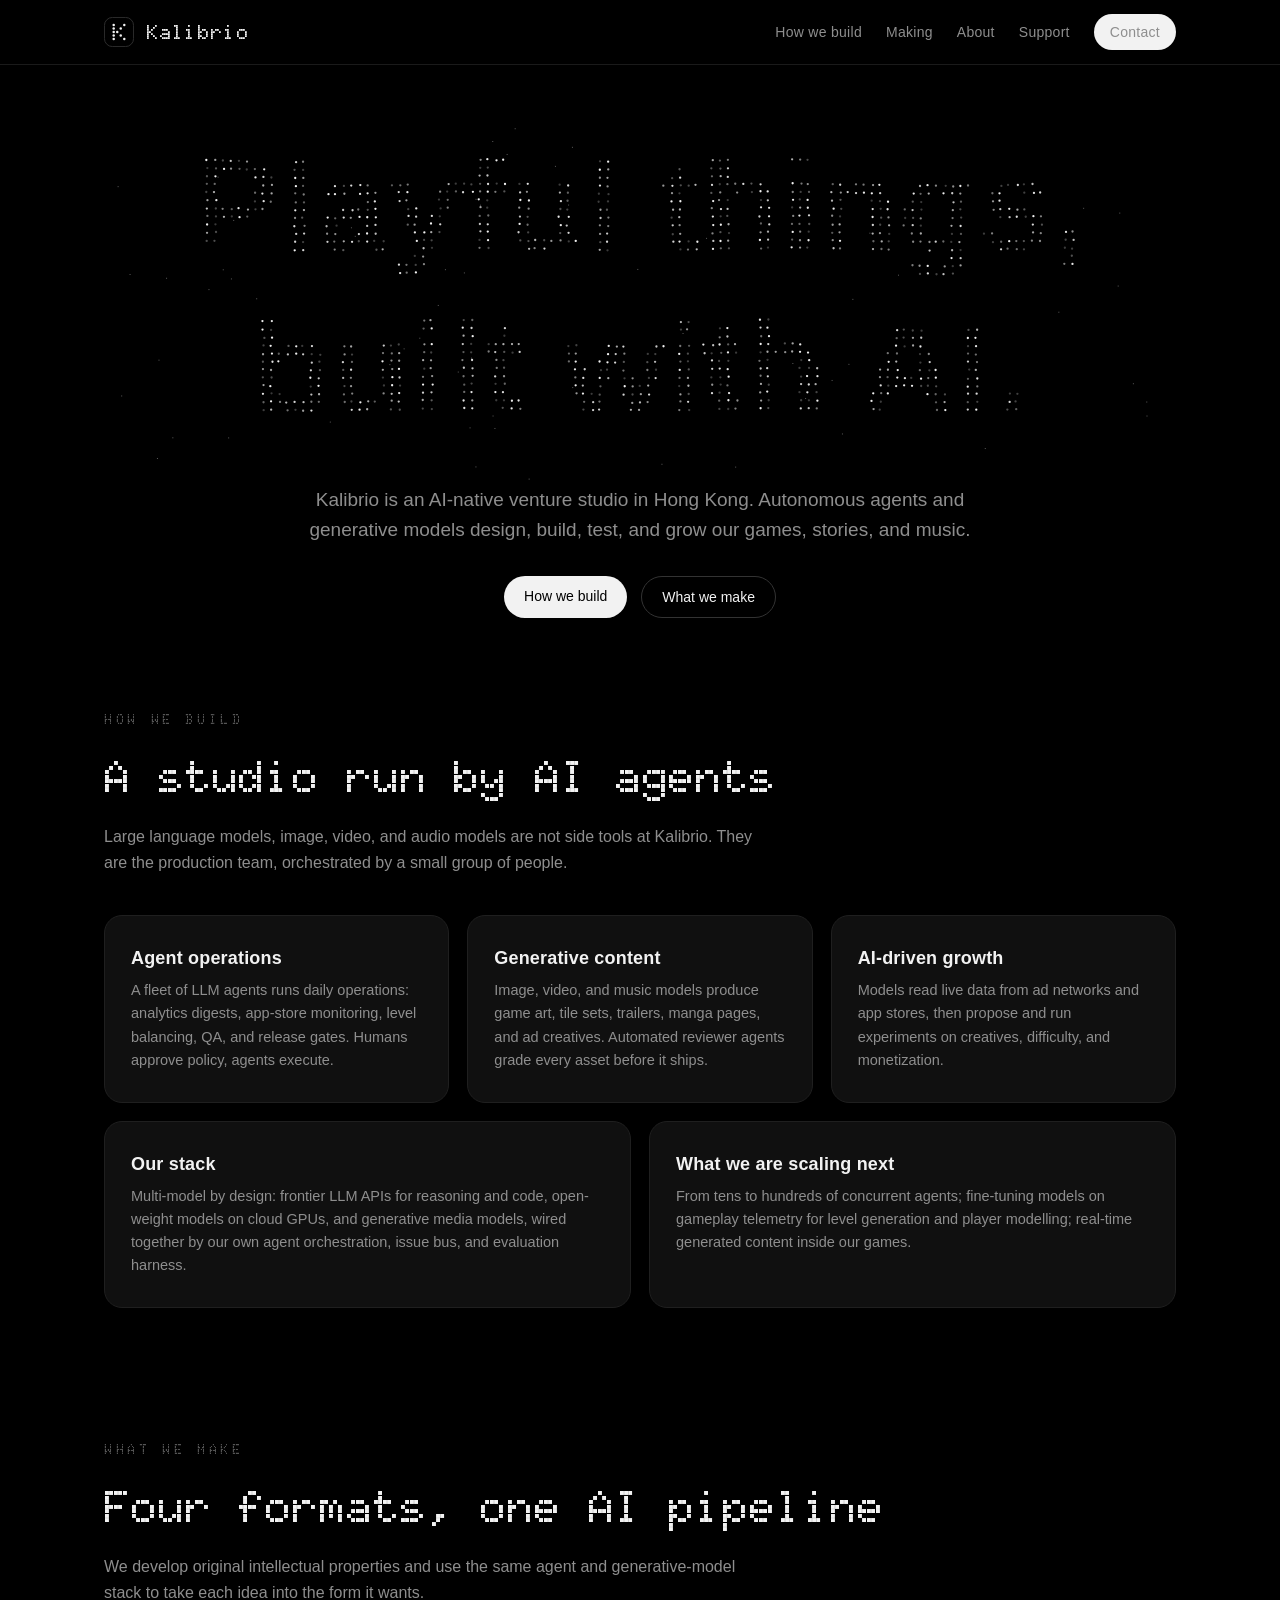
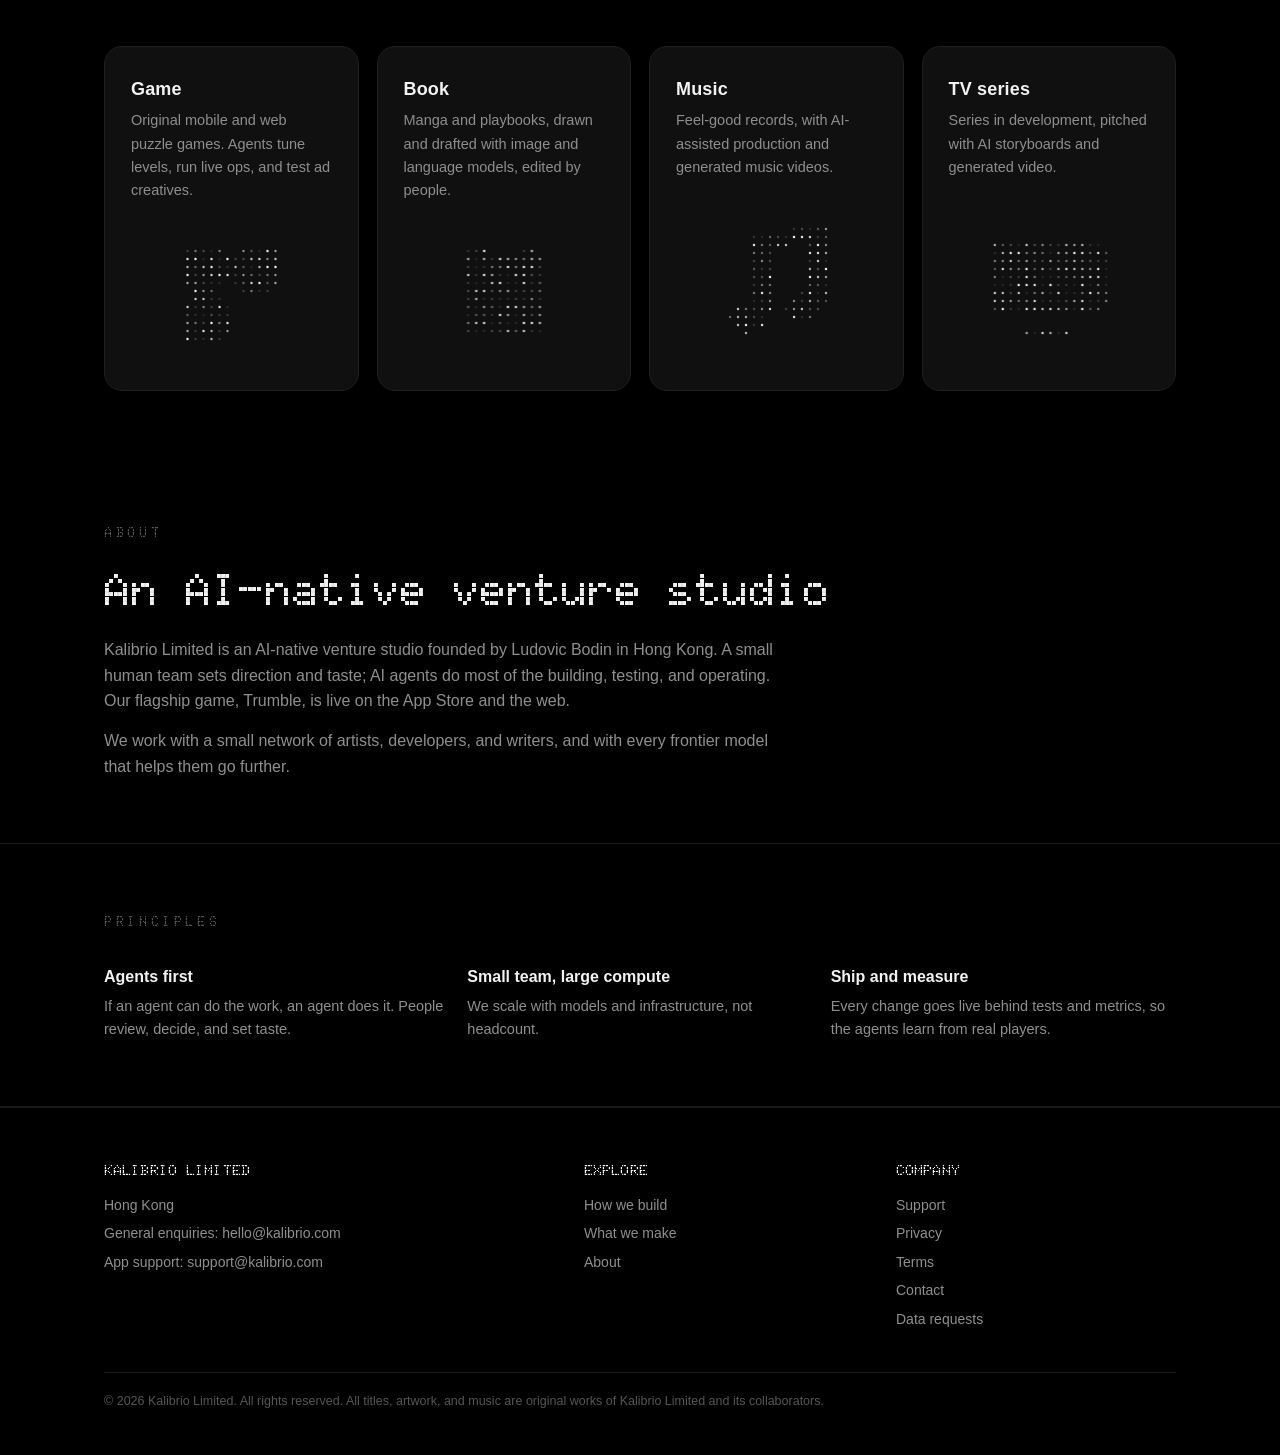
<file: index.html>
<!doctype html>
<html lang="en" class="no-js">
<head>
<meta charset="utf-8">
<meta name="viewport" content="width=device-width, initial-scale=1">
<title>Kalibrio — AI-native studio for games, stories, and music</title>
<meta name="description" content="Kalibrio Limited is an AI-native venture studio in Hong Kong. Autonomous AI agents and generative models design, build, test, and grow our original games, books, music, and series.">
<link rel="stylesheet" href="/styles.css">
<link rel="icon" href="/favicon.svg" type="image/svg+xml">
<meta property="og:title" content="Kalibrio — AI-native studio">
<meta property="og:description" content="An AI-native venture studio in Hong Kong: agents and generative models build and operate our games, stories, and music.">
<meta property="og:url" content="https://kalibrio.com">
<script>document.documentElement.classList.remove('no-js');</script>
<script type="application/ld+json">{"@context":"https://schema.org","@type":"Organization","name":"Kalibrio Limited","url":"https://kalibrio.com","description":"AI-native venture studio in Hong Kong building games, books, music, and series with autonomous AI agents and generative models.","founder":{"@type":"Person","name":"Ludovic Bodin"},"address":{"@type":"PostalAddress","addressLocality":"Hong Kong"},"knowsAbout":["AI agents","Generative AI","Large language models","Mobile games"]}</script>
</head>
<body>

<header class="site">
  <div class="wrap nav">
    <a class="brand" href="/" aria-label="Kalibrio home">
      <svg viewBox="0 0 34 34" aria-hidden="true">
        <rect x="0.5" y="0.5" width="33" height="33" rx="9" fill="none" stroke="#333"/>
        <g fill="#F2F2F2">
          <circle cx="11" cy="9" r="1.4"/><circle cx="11" cy="13" r="1.4"/><circle cx="11" cy="17" r="1.4"/><circle cx="11" cy="21" r="1.4"/><circle cx="11" cy="25" r="1.4"/>
          <circle cx="15" cy="17" r="1.4"/>
          <circle cx="19" cy="13" r="1.4"/><circle cx="23" cy="9" r="1.4"/>
          <circle cx="19" cy="21" r="1.4"/><circle cx="23" cy="25" r="1.4"/>
        </g>
      </svg>
      Kalibrio
    </a>
    <nav class="links">
      <a class="navlink" href="/#ai">How we build</a>
      <a class="navlink" href="/#making">Making</a>
      <a class="navlink" href="/#about">About</a>
      <a class="navlink" href="/support/">Support</a>
      <a class="btn small" href="/contact/">Contact</a>
    </nav>
  </div>
</header>

<main>

  <!-- Hero -->
  <div class="hero">
    <div class="wrap">
      <div class="stage">
        <canvas id="dots" aria-hidden="true"></canvas>
        <h1 class="fallback">Playful things, built with AI.</h1>
      </div>
      <p class="lead">Kalibrio is an AI-native venture studio in Hong&nbsp;Kong. Autonomous agents and generative models design, build, test, and grow our games, stories, and music.</p>
      <div class="cta">
        <a class="btn" href="#ai">How we build</a>
        <a class="btn ghost" href="#making">What we make</a>
      </div>
    </div>
  </div>

  <!-- AI -->
  <section id="ai">
    <div class="wrap">
      <span class="kicker">How we build</span>
      <h2 class="title">A studio run by AI agents</h2>
      <p class="sub">Large language models, image, video, and audio models are not side tools at Kalibrio. They are the production team, orchestrated by a small group of people.</p>
      <div class="grid cols-3">
        <article class="card ai">
          <h3>Agent operations</h3>
          <p class="desc">A fleet of LLM agents runs daily operations: analytics digests, app-store monitoring, level balancing, QA, and release gates. Humans approve policy, agents execute.</p>
        </article>
        <article class="card ai">
          <h3>Generative content</h3>
          <p class="desc">Image, video, and music models produce game art, tile sets, trailers, manga pages, and ad creatives. Automated reviewer agents grade every asset before it ships.</p>
        </article>
        <article class="card ai">
          <h3>AI-driven growth</h3>
          <p class="desc">Models read live data from ad networks and app stores, then propose and run experiments on creatives, difficulty, and monetization.</p>
        </article>
      </div>
      <div class="grid cols-2">
        <article class="card ai">
          <h3>Our stack</h3>
          <p class="desc">Multi-model by design: frontier LLM APIs for reasoning and code, open-weight models on cloud GPUs, and generative media models, wired together by our own agent orchestration, issue bus, and evaluation harness.</p>
        </article>
        <article class="card ai">
          <h3>What we are scaling next</h3>
          <p class="desc">From tens to hundreds of concurrent agents; fine-tuning models on gameplay telemetry for level generation and player modelling; real-time generated content inside our games.</p>
        </article>
      </div>
    </div>
  </section>

  <!-- Categories -->
  <section id="making">
    <div class="wrap">
      <span class="kicker">What we make</span>
      <h2 class="title">Four formats, one AI pipeline</h2>
      <p class="sub">We develop original intellectual properties and use the same agent and generative-model stack to take each idea into the form it wants.</p>

      <div class="grid cols-4">
        <article class="card">
          <h3>Game</h3>
          <p class="desc">Original mobile and web puzzle games. Agents tune levels, run live ops, and test ad creatives.</p>
          <div class="doticon game" aria-hidden="true"></div>
        </article>
        <article class="card">
          <h3>Book</h3>
          <p class="desc">Manga and playbooks, drawn and drafted with image and language models, edited by people.</p>
          <div class="doticon book" aria-hidden="true"></div>
        </article>
        <article class="card">
          <h3>Music</h3>
          <p class="desc">Feel-good records, with AI-assisted production and generated music videos.</p>
          <div class="doticon music" aria-hidden="true"></div>
        </article>
        <article class="card">
          <h3>TV series</h3>
          <p class="desc">Series in development, pitched with AI storyboards and generated video.</p>
          <div class="doticon tv" aria-hidden="true"></div>
        </article>
      </div>
    </div>
  </section>

  <!-- About -->
  <section id="about">
    <div class="wrap">
      <span class="kicker">About</span>
      <h2 class="title">An AI-native venture studio</h2>
      <p class="sub">Kalibrio Limited is an AI-native venture studio founded by Ludovic Bodin in Hong Kong. A small human team sets direction and taste; AI agents do most of the building, testing, and operating. Our flagship game, Trumble, is live on the App Store and the web.</p>
      <p class="sub" style="margin-top: 14px;">We work with a small network of artists, developers, and writers, and with every frontier model that helps them go further.</p>
    </div>
  </section>

  <!-- Principles -->
  <section class="principles">
    <div class="wrap">
      <span class="kicker">Principles</span>
      <div class="grid cols-3">
        <div class="principle">
          <h3>Agents first</h3>
          <p>If an agent can do the work, an agent does it. People review, decide, and set taste.</p>
        </div>
        <div class="principle">
          <h3>Small team, large compute</h3>
          <p>We scale with models and infrastructure, not headcount.</p>
        </div>
        <div class="principle">
          <h3>Ship and measure</h3>
          <p>Every change goes live behind tests and metrics, so the agents learn from real players.</p>
        </div>
      </div>
    </div>
  </section>

</main>

<footer class="site">
  <div class="wrap">
    <div class="cols">
      <div>
        <h4>KALIBRIO LIMITED</h4>
        <ul>
          <li>Hong Kong</li>
          <li>General enquiries: <a href="mailto:hello@kalibrio.com">hello@kalibrio.com</a></li>
          <li>App support: <a href="mailto:support@kalibrio.com">support@kalibrio.com</a></li>
        </ul>
      </div>
      <div>
        <h4>EXPLORE</h4>
        <ul>
          <li><a href="/#ai">How we build</a></li>
          <li><a href="/#making">What we make</a></li>
          <li><a href="/#about">About</a></li>
        </ul>
      </div>
      <div>
        <h4>COMPANY</h4>
        <ul>
          <li><a href="/support/">Support</a></li>
          <li><a href="/privacy/">Privacy</a></li>
          <li><a href="/terms/">Terms</a></li>
          <li><a href="/contact/">Contact</a></li>
          <li><a href="/data-requests/">Data requests</a></li>
        </ul>
      </div>
    </div>
    <div class="legal">© 2026 Kalibrio Limited. All rights reserved. All titles, artwork, and music are original works of Kalibrio Limited and its collaborators.</div>
  </div>
</footer>

<script>
(function () {
  var reduced = window.matchMedia('(prefers-reduced-motion: reduce)').matches;
  var dpr = Math.min(window.devicePixelRatio || 1, 2);
  var scenes = [];
  var t = 0;

  function spring(list, k, damp, mouse, mr, mf) {
    for (var i = 0; i < list.length; i++) {
      var p = list[i];
      var ax = (p.tx - p.x) * k, ay = (p.ty - p.y) * k;
      if (mouse) {
        var dx = p.x - mouse.x, dy = p.y - mouse.y;
        var d2 = dx * dx + dy * dy;
        if (d2 < mr * mr && d2 > 0.01) {
          var d = Math.sqrt(d2), f = (1 - d / mr) * mf;
          ax += (dx / d) * f; ay += (dy / d) * f;
        }
      }
      p.vx = (p.vx + ax) * damp; p.vy = (p.vy + ay) * damp;
      p.x += p.vx; p.y += p.vy;
    }
  }

  /* ---------- Hero: dotted headline ---------- */
  var canvas = document.getElementById('dots');
  if (canvas && canvas.getContext) (function () {
    var ctx = canvas.getContext('2d');
    var W, H, particles = [], dust = [];
    var mouse = null;

    function targetsFor(w, h) {
      var off = document.createElement('canvas');
      off.width = w; off.height = h;
      var o = off.getContext('2d');
      var size = Math.min(w / 8.2, h / 2.6);
      o.font = '700 ' + size + 'px "Helvetica Neue", Helvetica, Arial, sans-serif';
      o.textAlign = 'center'; o.textBaseline = 'middle';
      o.fillStyle = '#fff';
      o.fillText('Playful things,', w / 2, h / 2 - size * 0.62);
      o.fillText('built with AI.', w / 2, h / 2 + size * 0.62);
      var data = o.getImageData(0, 0, w, h).data;
      var step = Math.max(4, Math.round(size / 16));
      var pts = [];
      for (var y = 0; y < h; y += step)
        for (var x = 0; x < w; x += step)
          if (data[(y * w + x) * 4 + 3] > 128) pts.push([x, y]);
      return pts;
    }

    function build() {
      var r = canvas.parentElement.getBoundingClientRect();
      W = Math.round(r.width); H = Math.round(r.height);
      canvas.width = W * dpr; canvas.height = H * dpr;
      ctx.setTransform(dpr, 0, 0, dpr, 0, 0);
      particles = targetsFor(W, H).map(function (p) {
        return { x: Math.random() * W, y: Math.random() * H, tx: p[0], ty: p[1], vx: 0, vy: 0, j: Math.random() * 6.28 };
      });
      dust = [];
      for (var i = 0; i < 60; i++) dust.push({ x: Math.random() * W, y: Math.random() * H, s: 0.15 + Math.random() * 0.35 });
    }

    canvas.parentElement.addEventListener('mousemove', function (e) {
      var r = canvas.getBoundingClientRect();
      mouse = { x: e.clientX - r.left, y: e.clientY - r.top };
    });
    canvas.parentElement.addEventListener('mouseleave', function () { mouse = null; });

    function draw() {
      ctx.clearRect(0, 0, W, H);
      ctx.fillStyle = 'rgba(255,255,255,0.35)';
      for (var i = 0; i < dust.length; i++) {
        var d = dust[i];
        d.y += d.s; if (d.y > H) { d.y = -2; d.x = Math.random() * W; }
        ctx.fillRect(d.x, d.y, 1, 1);
      }
      spring(particles, 0.045, 0.86, mouse, 80, 2.4);
      for (var k = 0; k < particles.length; k++) {
        var p = particles[k];
        var wave = Math.sin(p.tx * 0.02 - t * 2.0) * 1.1;
        var jx = Math.sin(t * 1.4 + p.j) * 0.35, jy = Math.cos(t * 1.1 + p.j) * 0.35;
        ctx.globalAlpha = 0.62 + 0.38 * Math.sin(t * 2.2 + p.j * 3.1);
        ctx.beginPath();
        ctx.arc(p.x + jx, p.y + jy + wave, 1.15, 0, 6.2832);
        ctx.fillStyle = '#F2F2F2';
        ctx.fill();
      }
      ctx.globalAlpha = 1;
    }

    function staticDraw() {
      build();
      ctx.fillStyle = '#F2F2F2';
      for (var k = 0; k < particles.length; k++) {
        var p = particles[k];
        ctx.beginPath(); ctx.arc(p.tx, p.ty, 1.15, 0, 6.2832); ctx.fill();
      }
    }

    if (reduced) { staticDraw(); window.addEventListener('resize', staticDraw); return; }
    build();
    scenes.push(draw);
    var rt;
    window.addEventListener('resize', function () { clearTimeout(rt); rt = setTimeout(build, 180); });
  })();

  /* ---------- Category icons: interactive dot sprites ---------- */
  var SHAPES = {
    game: function (o, s) {
      rr(o, 12 * s, 12 * s, 45 * s, 45 * s, 10 * s);
      rr(o, 63 * s, 12 * s, 45 * s, 45 * s, 10 * s);
      rr(o, 12 * s, 63 * s, 45 * s, 45 * s, 10 * s);
    },
    book: function (o, s) {
      o.save(); o.scale(s, s);
      o.fill(new Path2D('M60 24 C50 15 30 14 18 18 V100 C30 96 50 97 60 106 C70 97 90 96 102 100 V18 C90 14 70 15 60 24 Z'));
      o.restore();
    },
    music: function (o, s) {
      o.save(); o.scale(s, s);
      o.lineWidth = 14; o.strokeStyle = '#fff';
      o.stroke(new Path2D('M48 88 V26 L96 16 V78'));
      o.beginPath(); o.ellipse(36, 90, 16, 13, 0, 0, 6.2832); o.fill();
      o.beginPath(); o.ellipse(84, 80, 16, 13, 0, 0, 6.2832); o.fill();
      o.restore();
    },
    tv: function (o, s) {
      rr(o, 10 * s, 24 * s, 100 * s, 64 * s, 12 * s);
      rr(o, 38 * s, 98 * s, 44 * s, 10 * s, 5 * s);
    }
  };
  function rr(o, x, y, w, h, r) {
    o.beginPath();
    o.moveTo(x + r, y);
    o.arcTo(x + w, y, x + w, y + h, r);
    o.arcTo(x + w, y + h, x, y + h, r);
    o.arcTo(x, y + h, x, y, r);
    o.arcTo(x, y, x + w, y, r);
    o.closePath(); o.fill();
  }

  if (!reduced) {
    var icons = document.querySelectorAll('.doticon');
    Array.prototype.forEach.call(icons, function (div) {
      var kind = ['game', 'book', 'music', 'tv'].filter(function (k) { return div.classList.contains(k); })[0];
      if (!kind) return;
      div.classList.add('live');
      var c = document.createElement('canvas');
      div.appendChild(c);
      var ctx = c.getContext('2d');
      var W, H, particles = [], mouse = null;

      function build() {
        var r = div.getBoundingClientRect();
        W = Math.round(r.width); H = Math.round(r.height);
        if (!W || !H) return;
        c.width = W * dpr; c.height = H * dpr;
        ctx.setTransform(dpr, 0, 0, dpr, 0, 0);
        var box = Math.min(W, H) * 0.92;
        var s = box / 120;
        var off = document.createElement('canvas');
        off.width = Math.ceil(120 * s); off.height = Math.ceil(120 * s);
        var o = off.getContext('2d');
        o.fillStyle = '#fff';
        SHAPES[kind](o, s);
        var data = o.getImageData(0, 0, off.width, off.height).data;
        var step = 8;
        var ox = (W - off.width) / 2, oy = (H - off.height) / 2;
        particles = [];
        for (var y = 0; y < off.height; y += step)
          for (var x = 0; x < off.width; x += step)
            if (data[(y * off.width + x) * 4 + 3] > 128)
              particles.push({ x: Math.random() * W, y: Math.random() * H, tx: ox + x, ty: oy + y, vx: 0, vy: 0, j: Math.random() * 6.28 });
      }

      var card = div.closest('.card') || div;
      card.addEventListener('mouseenter', function () {
        for (var i = 0; i < particles.length; i++) {
          var a = Math.random() * 6.2832, v = 5 + Math.random() * 9;
          particles[i].vx += Math.cos(a) * v;
          particles[i].vy += Math.sin(a) * v;
        }
      });
      card.addEventListener('mousemove', function (e) {
        var r = c.getBoundingClientRect();
        mouse = { x: e.clientX - r.left, y: e.clientY - r.top };
      });
      card.addEventListener('mouseleave', function () { mouse = null; });

      function draw() {
        if (!W || !H) return;
        ctx.clearRect(0, 0, W, H);
        spring(particles, 0.06, 0.84, mouse, 46, 1.8);
        for (var k = 0; k < particles.length; k++) {
          var p = particles[k];
          ctx.globalAlpha = 0.55 + 0.45 * Math.sin(t * 1.8 + p.j * 2.7);
          ctx.beginPath();
          ctx.arc(p.x, p.y, 1.25, 0, 6.2832);
          ctx.fillStyle = '#EDEDED';
          ctx.fill();
        }
        ctx.globalAlpha = 1;
      }

      build();
      scenes.push(draw);
      var rt;
      window.addEventListener('resize', function () { clearTimeout(rt); rt = setTimeout(build, 200); });
    });
  }

  /* ---------- single animation loop ---------- */
  if (scenes.length) (function loop() {
    t += 0.016;
    for (var i = 0; i < scenes.length; i++) scenes[i]();
    requestAnimationFrame(loop);
  })();
})();
</script>

</body>
</html>
</file>
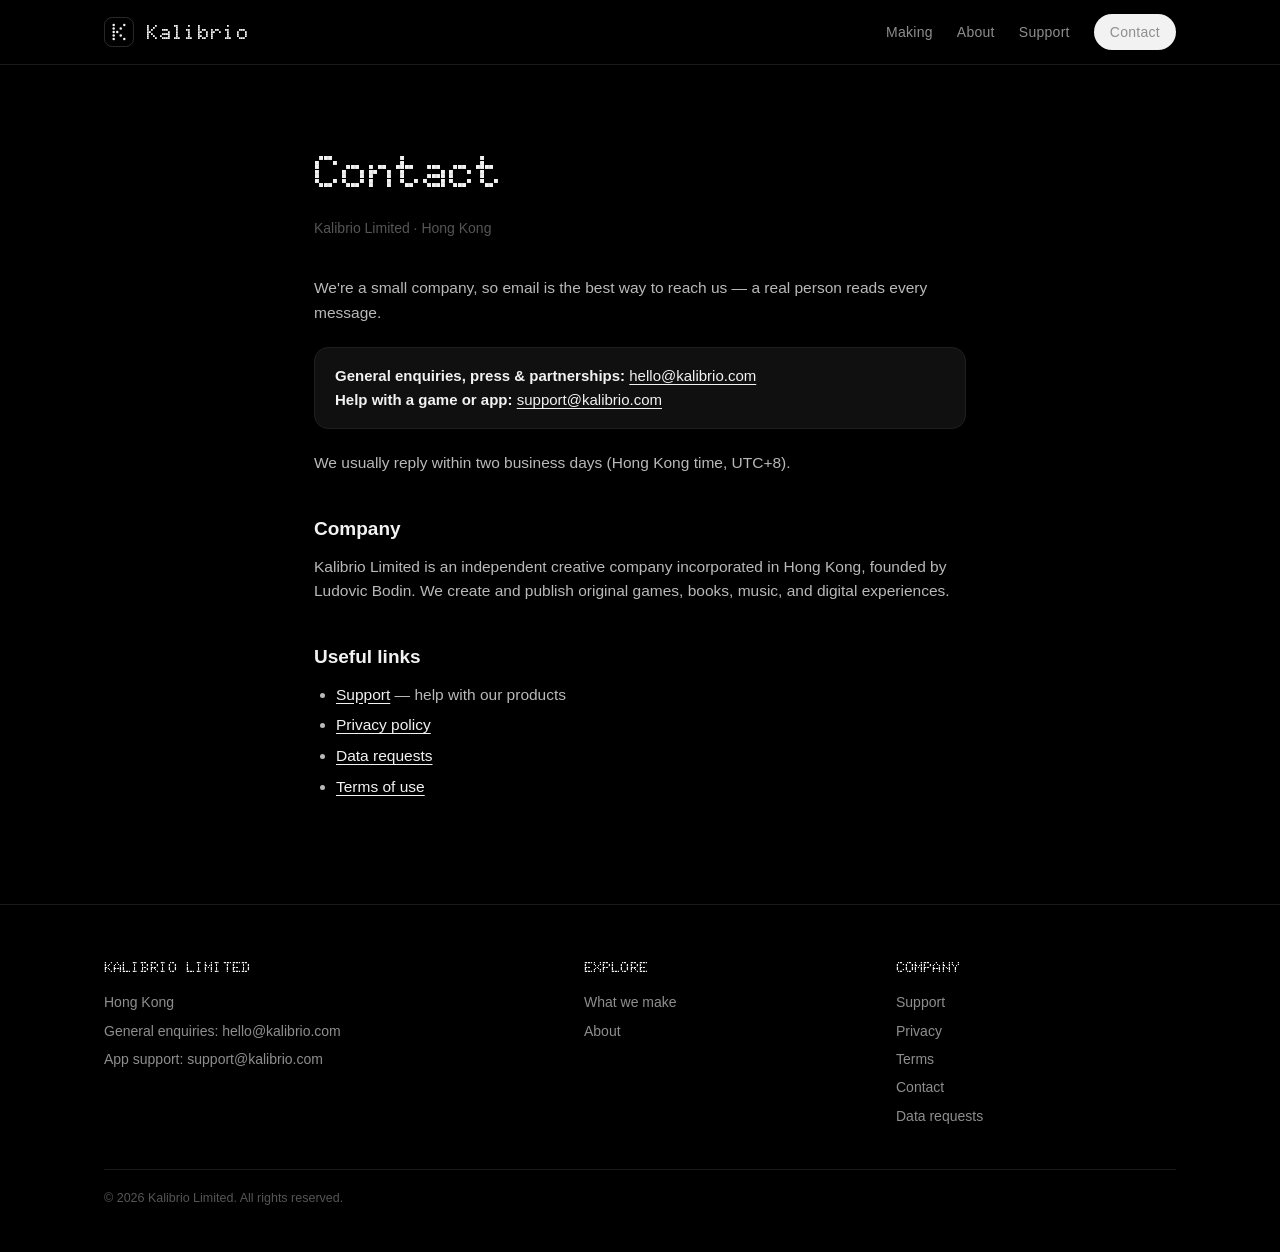
<file: contact/index.html>
<!doctype html>
<html lang="en">
<head>
<meta charset="utf-8">
<meta name="viewport" content="width=device-width, initial-scale=1">
<title>Contact — Kalibrio Limited</title>
<meta name="description" content="Contact Kalibrio Limited — general enquiries, app support, press, and partnerships.">
<link rel="stylesheet" href="/styles.css">
<link rel="icon" href="/favicon.svg" type="image/svg+xml">
</head>
<body>

<header class="site">
  <div class="wrap nav">
    <a class="brand" href="/" aria-label="Kalibrio home">
      <svg viewBox="0 0 34 34" aria-hidden="true">
        <rect x="0.5" y="0.5" width="33" height="33" rx="9" fill="none" stroke="#333"/>
        <g fill="#F2F2F2">
          <circle cx="11" cy="9" r="1.4"/><circle cx="11" cy="13" r="1.4"/><circle cx="11" cy="17" r="1.4"/><circle cx="11" cy="21" r="1.4"/><circle cx="11" cy="25" r="1.4"/>
          <circle cx="15" cy="17" r="1.4"/>
          <circle cx="19" cy="13" r="1.4"/><circle cx="23" cy="9" r="1.4"/>
          <circle cx="19" cy="21" r="1.4"/><circle cx="23" cy="25" r="1.4"/>
        </g>
      </svg>
      Kalibrio
    </a>
    <nav class="links">
      <a class="navlink" href="/#making">Making</a>
      <a class="navlink" href="/#about">About</a>
      <a class="navlink" href="/support/">Support</a>
      <a class="btn small" href="/contact/">Contact</a>
    </nav>
  </div>
</header>

<main class="prose">
  <h1>Contact</h1>
  <p class="updated">Kalibrio Limited · Hong Kong</p>

  <p>We're a small company, so email is the best way to reach us — a real person reads every message.</p>

  <div class="note">
    <strong>General enquiries, press &amp; partnerships:</strong> <a href="mailto:hello@kalibrio.com">hello@kalibrio.com</a><br>
    <strong>Help with a game or app:</strong> <a href="mailto:support@kalibrio.com">support@kalibrio.com</a>
  </div>

  <p>We usually reply within two business days (Hong Kong time, UTC+8).</p>

  <h2>Company</h2>
  <p>Kalibrio Limited is an independent creative company incorporated in Hong Kong, founded by Ludovic Bodin. We create and publish original games, books, music, and digital experiences.</p>

  <h2>Useful links</h2>
  <ul>
    <li><a href="/support/">Support</a> — help with our products</li>
    <li><a href="/privacy/">Privacy policy</a></li>
    <li><a href="/data-requests/">Data requests</a></li>
    <li><a href="/terms/">Terms of use</a></li>
  </ul>
</main>

<footer class="site">
  <div class="wrap">
    <div class="cols">
      <div>
        <h4>KALIBRIO LIMITED</h4>
        <ul>
          <li>Hong Kong</li>
          <li>General enquiries: <a href="mailto:hello@kalibrio.com">hello@kalibrio.com</a></li>
          <li>App support: <a href="mailto:support@kalibrio.com">support@kalibrio.com</a></li>
        </ul>
      </div>
      <div>
        <h4>EXPLORE</h4>
        <ul>
          <li><a href="/#making">What we make</a></li>
          <li><a href="/#about">About</a></li>
        </ul>
      </div>
      <div>
        <h4>COMPANY</h4>
        <ul>
          <li><a href="/support/">Support</a></li>
          <li><a href="/privacy/">Privacy</a></li>
          <li><a href="/terms/">Terms</a></li>
          <li><a href="/contact/">Contact</a></li>
          <li><a href="/data-requests/">Data requests</a></li>
        </ul>
      </div>
    </div>
    <div class="legal">© 2026 Kalibrio Limited. All rights reserved.</div>
  </div>
</footer>

</body>
</html>
</file>
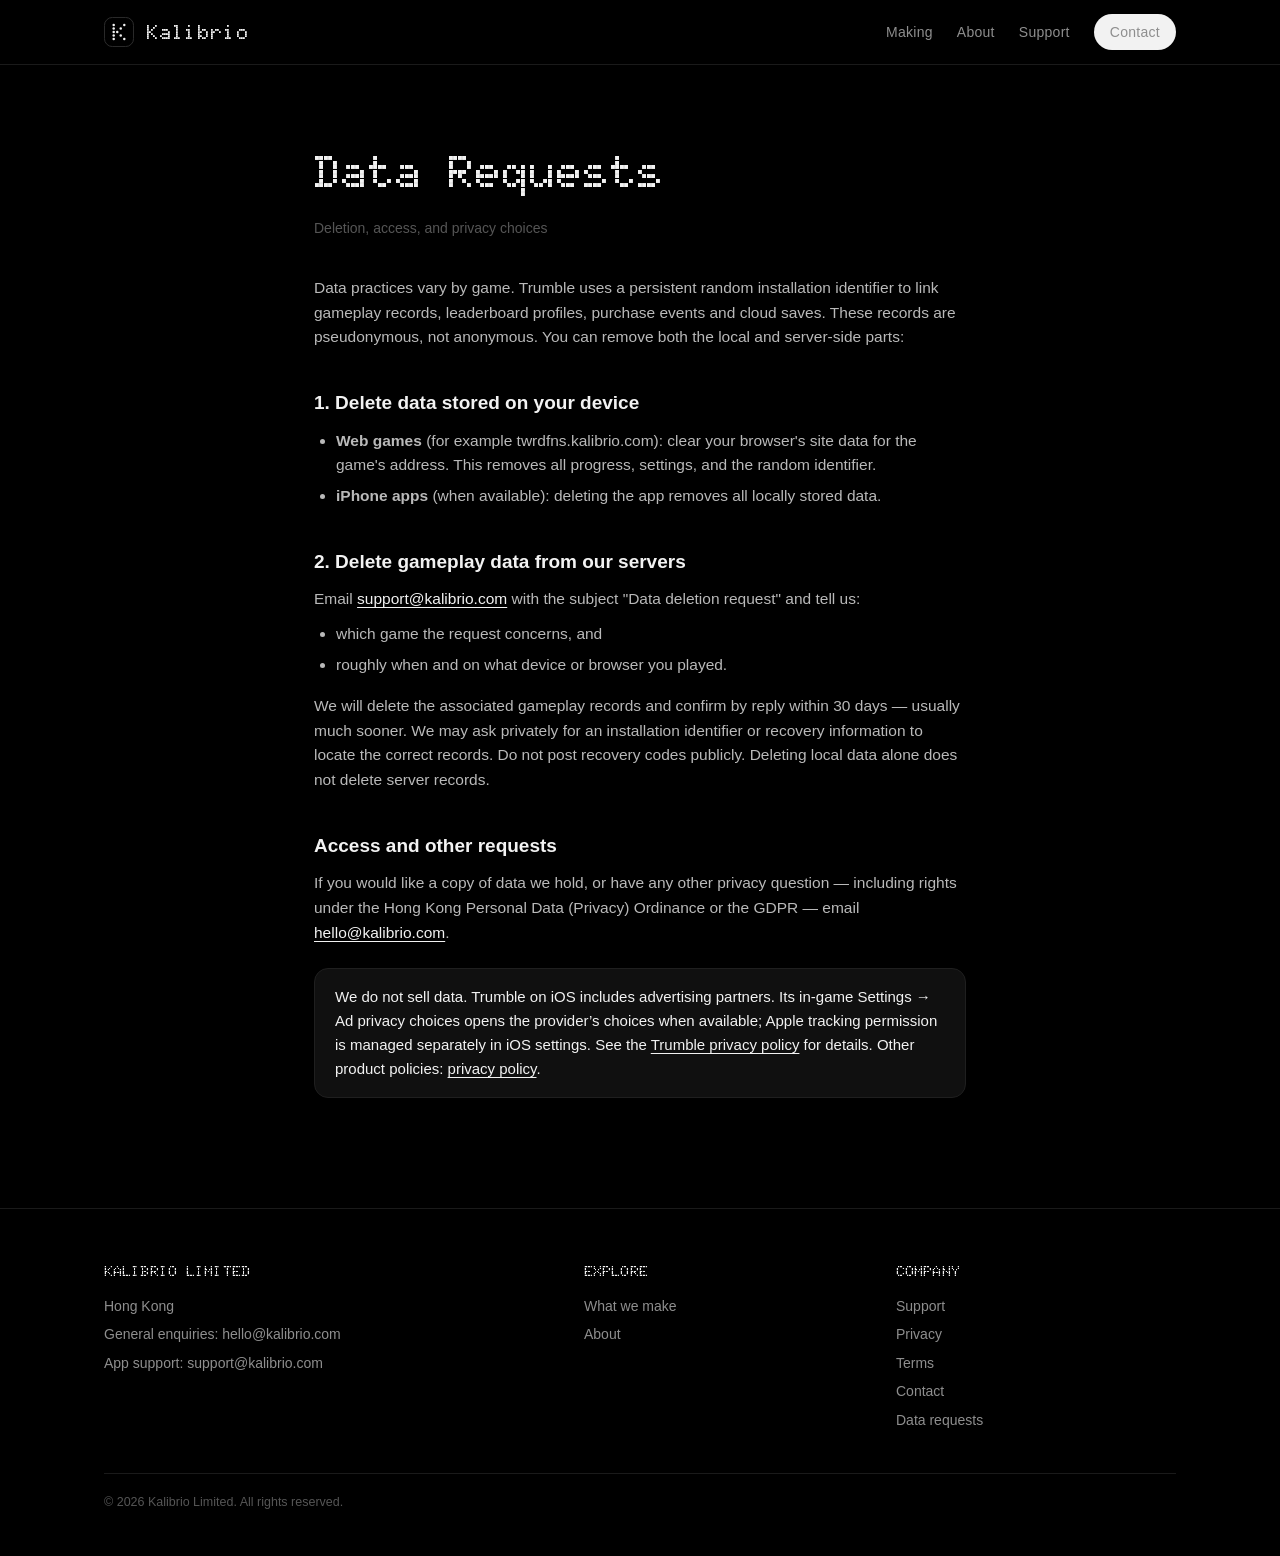
<file: data-requests/index.html>
<!doctype html>
<html lang="en">
<head>
<meta charset="utf-8">
<meta name="viewport" content="width=device-width, initial-scale=1">
<title>Data Requests — Kalibrio Limited</title>
<meta name="description" content="How to request deletion of data associated with Kalibrio Limited games and products.">
<link rel="stylesheet" href="/styles.css">
<link rel="icon" href="/favicon.svg" type="image/svg+xml">
</head>
<body>

<header class="site">
  <div class="wrap nav">
    <a class="brand" href="/" aria-label="Kalibrio home">
      <svg viewBox="0 0 34 34" aria-hidden="true">
        <rect x="0.5" y="0.5" width="33" height="33" rx="9" fill="none" stroke="#333"/>
        <g fill="#F2F2F2">
          <circle cx="11" cy="9" r="1.4"/><circle cx="11" cy="13" r="1.4"/><circle cx="11" cy="17" r="1.4"/><circle cx="11" cy="21" r="1.4"/><circle cx="11" cy="25" r="1.4"/>
          <circle cx="15" cy="17" r="1.4"/>
          <circle cx="19" cy="13" r="1.4"/><circle cx="23" cy="9" r="1.4"/>
          <circle cx="19" cy="21" r="1.4"/><circle cx="23" cy="25" r="1.4"/>
        </g>
      </svg>
      Kalibrio
    </a>
    <nav class="links">
      <a class="navlink" href="/#making">Making</a>
      <a class="navlink" href="/#about">About</a>
      <a class="navlink" href="/support/">Support</a>
      <a class="btn small" href="/contact/">Contact</a>
    </nav>
  </div>
</header>

<main class="prose">
  <h1>Data Requests</h1>
  <p class="updated">Deletion, access, and privacy choices</p>

  <p>Data practices vary by game. Trumble uses a persistent random installation identifier to link gameplay records, leaderboard profiles, purchase events and cloud saves. These records are pseudonymous, not anonymous. You can remove both the local and server-side parts:</p>

  <h2>1. Delete data stored on your device</h2>
  <ul>
    <li><strong>Web games</strong> (for example twrdfns.kalibrio.com): clear your browser's site data for the game's address. This removes all progress, settings, and the random identifier.</li>
    <li><strong>iPhone apps</strong> (when available): deleting the app removes all locally stored data.</li>
  </ul>

  <h2>2. Delete gameplay data from our servers</h2>
  <p>Email <a href="mailto:support@kalibrio.com">support@kalibrio.com</a> with the subject "Data deletion request" and tell us:</p>
  <ul>
    <li>which game the request concerns, and</li>
    <li>roughly when and on what device or browser you played.</li>
  </ul>
  <p>We will delete the associated gameplay records and confirm by reply within 30 days — usually much sooner. We may ask privately for an installation identifier or recovery information to locate the correct records. Do not post recovery codes publicly. Deleting local data alone does not delete server records.</p>

  <h2>Access and other requests</h2>
  <p>If you would like a copy of data we hold, or have any other privacy question — including rights under the Hong Kong Personal Data (Privacy) Ordinance or the GDPR — email <a href="mailto:hello@kalibrio.com">hello@kalibrio.com</a>.</p>

  <div class="note">
    We do not sell data. Trumble on iOS includes advertising partners. Its in-game Settings → Ad privacy choices opens the provider’s choices when available; Apple tracking permission is managed separately in iOS settings. See the <a href="/privacy/trumble/">Trumble privacy policy</a> for details. Other product policies: <a href="/privacy/">privacy policy</a>.
  </div>
</main>

<footer class="site">
  <div class="wrap">
    <div class="cols">
      <div>
        <h4>KALIBRIO LIMITED</h4>
        <ul>
          <li>Hong Kong</li>
          <li>General enquiries: <a href="mailto:hello@kalibrio.com">hello@kalibrio.com</a></li>
          <li>App support: <a href="mailto:support@kalibrio.com">support@kalibrio.com</a></li>
        </ul>
      </div>
      <div>
        <h4>EXPLORE</h4>
        <ul>
          <li><a href="/#making">What we make</a></li>
          <li><a href="/#about">About</a></li>
        </ul>
      </div>
      <div>
        <h4>COMPANY</h4>
        <ul>
          <li><a href="/support/">Support</a></li>
          <li><a href="/privacy/">Privacy</a></li>
          <li><a href="/terms/">Terms</a></li>
          <li><a href="/contact/">Contact</a></li>
          <li><a href="/data-requests/">Data requests</a></li>
        </ul>
      </div>
    </div>
    <div class="legal">© 2026 Kalibrio Limited. All rights reserved.</div>
  </div>
</footer>

</body>
</html>
</file>
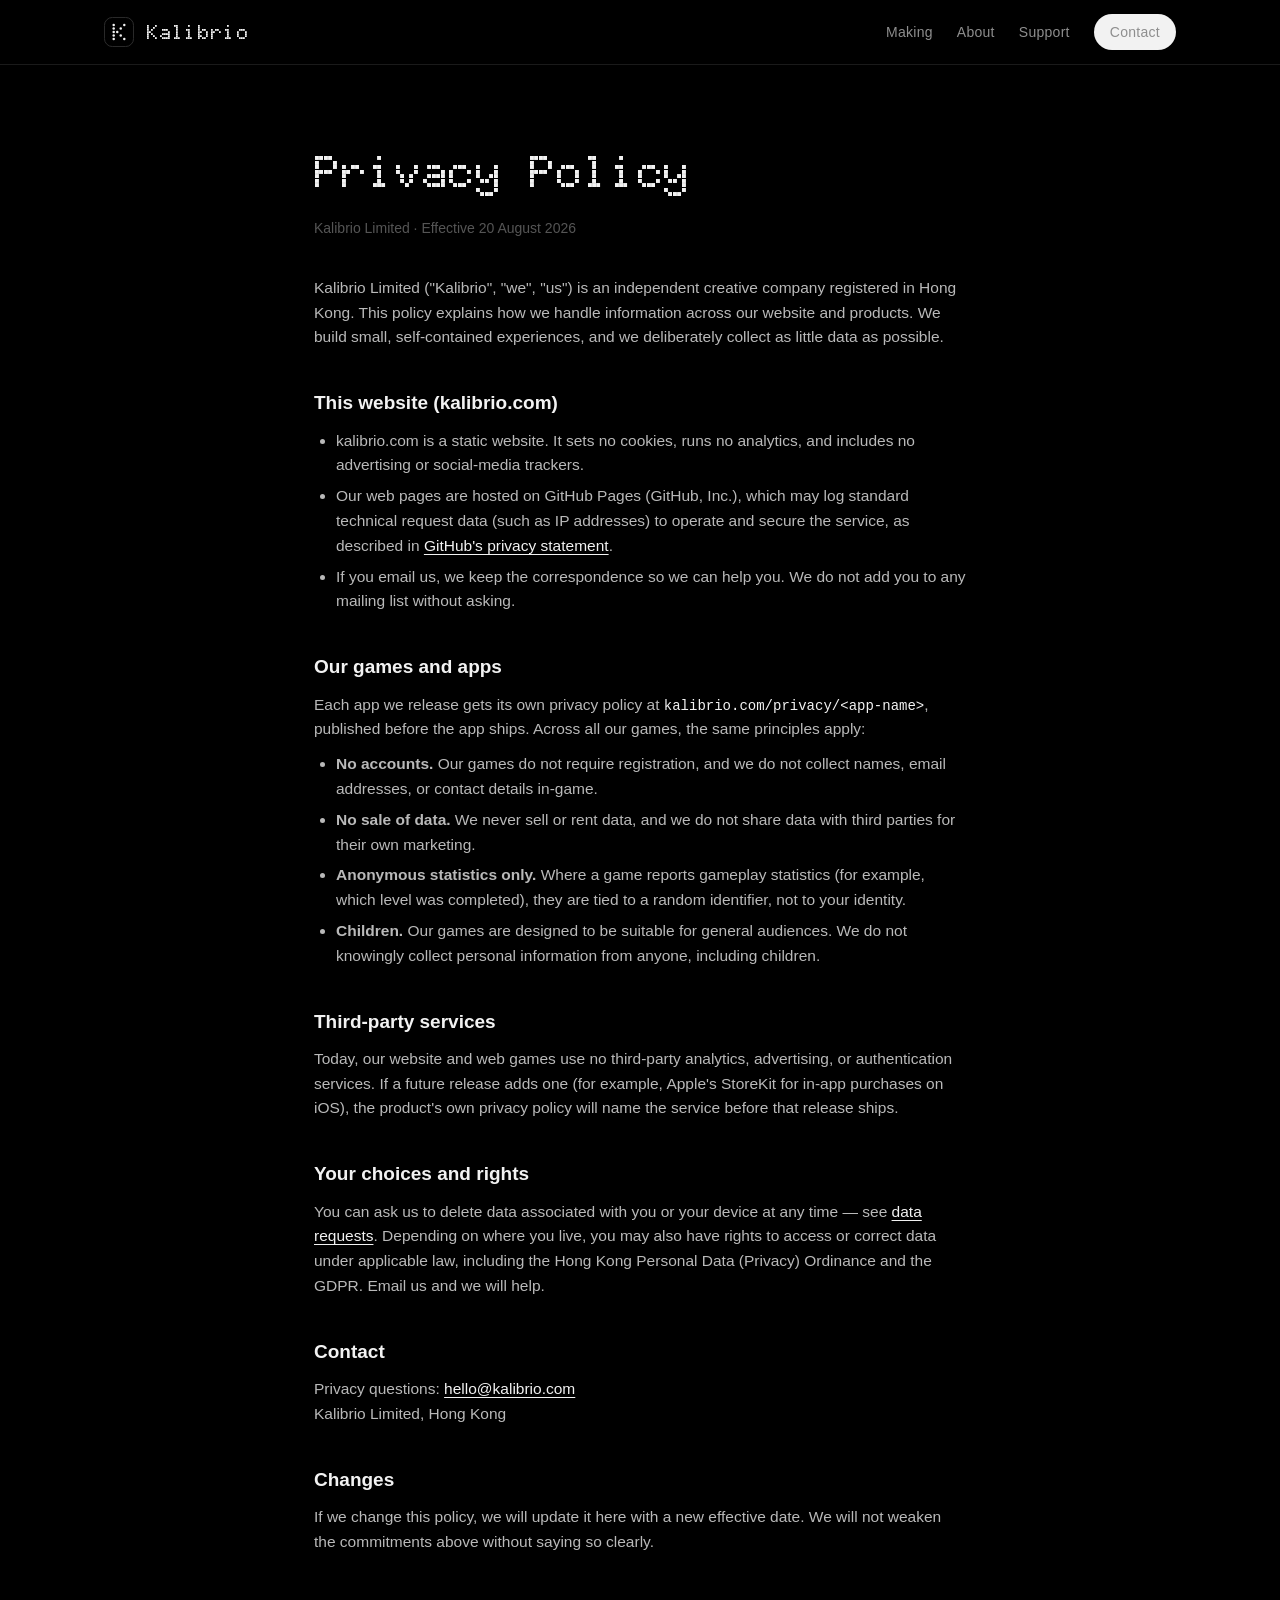
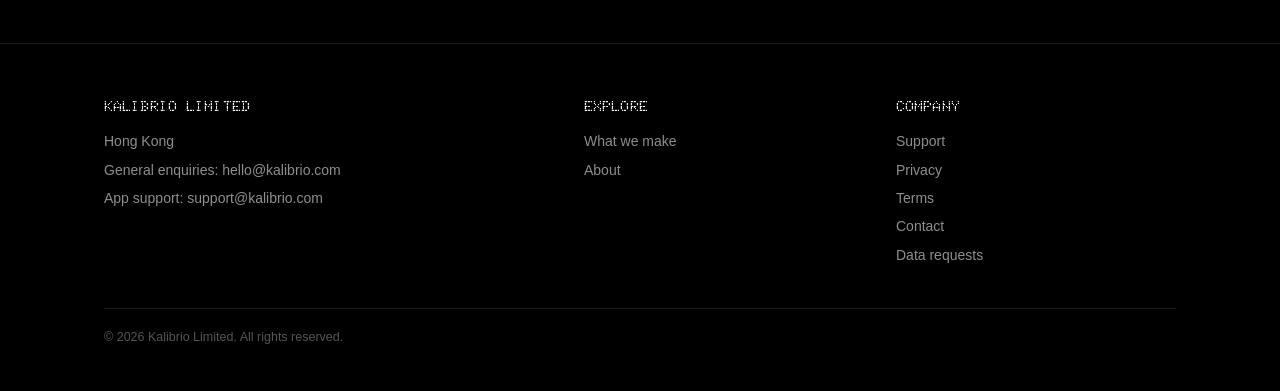
<file: privacy/index.html>
<!doctype html>
<html lang="en">
<head>
<meta charset="utf-8">
<meta name="viewport" content="width=device-width, initial-scale=1">
<title>Privacy Policy — Kalibrio Limited</title>
<meta name="description" content="Privacy policy for Kalibrio Limited — kalibrio.com and our games and products.">
<link rel="stylesheet" href="/styles.css">
<link rel="icon" href="/favicon.svg" type="image/svg+xml">
</head>
<body>

<header class="site">
  <div class="wrap nav">
    <a class="brand" href="/" aria-label="Kalibrio home">
      <svg viewBox="0 0 34 34" aria-hidden="true">
        <rect x="0.5" y="0.5" width="33" height="33" rx="9" fill="none" stroke="#333"/>
        <g fill="#F2F2F2">
          <circle cx="11" cy="9" r="1.4"/><circle cx="11" cy="13" r="1.4"/><circle cx="11" cy="17" r="1.4"/><circle cx="11" cy="21" r="1.4"/><circle cx="11" cy="25" r="1.4"/>
          <circle cx="15" cy="17" r="1.4"/>
          <circle cx="19" cy="13" r="1.4"/><circle cx="23" cy="9" r="1.4"/>
          <circle cx="19" cy="21" r="1.4"/><circle cx="23" cy="25" r="1.4"/>
        </g>
      </svg>
      Kalibrio
    </a>
    <nav class="links">
      <a class="navlink" href="/#making">Making</a>
      <a class="navlink" href="/#about">About</a>
      <a class="navlink" href="/support/">Support</a>
      <a class="btn small" href="/contact/">Contact</a>
    </nav>
  </div>
</header>

<main class="prose">
  <h1>Privacy Policy</h1>
  <p class="updated">Kalibrio Limited · Effective 20 August 2026</p>

  <p>Kalibrio Limited ("Kalibrio", "we", "us") is an independent creative company registered in Hong Kong. This policy explains how we handle information across our website and products. We build small, self-contained experiences, and we deliberately collect as little data as possible.</p>

  <h2>This website (kalibrio.com)</h2>
  <ul>
    <li>kalibrio.com is a static website. It sets no cookies, runs no analytics, and includes no advertising or social-media trackers.</li>
    <li>Our web pages are hosted on GitHub Pages (GitHub, Inc.), which may log standard technical request data (such as IP addresses) to operate and secure the service, as described in <a href="https://docs.github.com/en/site-policy/privacy-policies/github-general-privacy-statement">GitHub's privacy statement</a>.</li>
    <li>If you email us, we keep the correspondence so we can help you. We do not add you to any mailing list without asking.</li>
  </ul>

  <h2>Our games and apps</h2>
  <p>Each app we release gets its own privacy policy at <code>kalibrio.com/privacy/&lt;app-name&gt;</code>, published before the app ships. Across all our games, the same principles apply:</p>
  <ul>
    <li><strong>No accounts.</strong> Our games do not require registration, and we do not collect names, email addresses, or contact details in-game.</li>
    <li><strong>No sale of data.</strong> We never sell or rent data, and we do not share data with third parties for their own marketing.</li>
    <li><strong>Anonymous statistics only.</strong> Where a game reports gameplay statistics (for example, which level was completed), they are tied to a random identifier, not to your identity.</li>
    <li><strong>Children.</strong> Our games are designed to be suitable for general audiences. We do not knowingly collect personal information from anyone, including children.</li>
  </ul>

  <h2>Third-party services</h2>
  <p>Today, our website and web games use no third-party analytics, advertising, or authentication services. If a future release adds one (for example, Apple's StoreKit for in-app purchases on iOS), the product's own privacy policy will name the service before that release ships.</p>

  <h2>Your choices and rights</h2>
  <p>You can ask us to delete data associated with you or your device at any time — see <a href="/data-requests/">data requests</a>. Depending on where you live, you may also have rights to access or correct data under applicable law, including the Hong Kong Personal Data (Privacy) Ordinance and the GDPR. Email us and we will help.</p>

  <h2>Contact</h2>
  <p>Privacy questions: <a href="mailto:hello@kalibrio.com">hello@kalibrio.com</a><br>
  Kalibrio Limited, Hong Kong</p>

  <h2>Changes</h2>
  <p>If we change this policy, we will update it here with a new effective date. We will not weaken the commitments above without saying so clearly.</p>
</main>

<footer class="site">
  <div class="wrap">
    <div class="cols">
      <div>
        <h4>KALIBRIO LIMITED</h4>
        <ul>
          <li>Hong Kong</li>
          <li>General enquiries: <a href="mailto:hello@kalibrio.com">hello@kalibrio.com</a></li>
          <li>App support: <a href="mailto:support@kalibrio.com">support@kalibrio.com</a></li>
        </ul>
      </div>
      <div>
        <h4>EXPLORE</h4>
        <ul>
          <li><a href="/#making">What we make</a></li>
          <li><a href="/#about">About</a></li>
        </ul>
      </div>
      <div>
        <h4>COMPANY</h4>
        <ul>
          <li><a href="/support/">Support</a></li>
          <li><a href="/privacy/">Privacy</a></li>
          <li><a href="/terms/">Terms</a></li>
          <li><a href="/contact/">Contact</a></li>
          <li><a href="/data-requests/">Data requests</a></li>
        </ul>
      </div>
    </div>
    <div class="legal">© 2026 Kalibrio Limited. All rights reserved.</div>
  </div>
</footer>

</body>
</html>
</file>
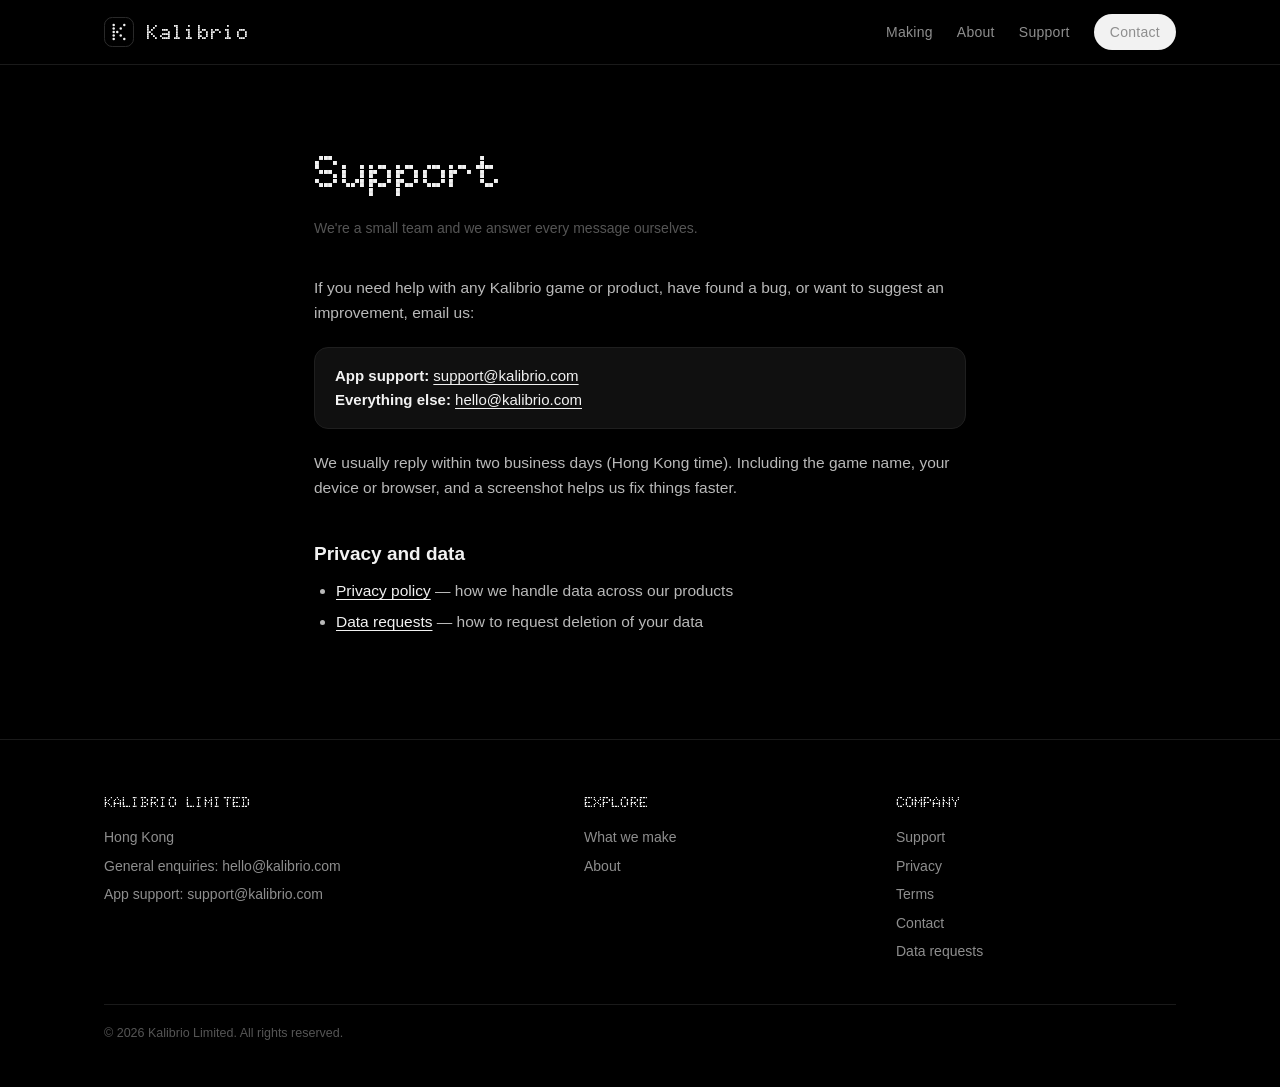
<file: support/index.html>
<!doctype html>
<html lang="en">
<head>
<meta charset="utf-8">
<meta name="viewport" content="width=device-width, initial-scale=1">
<title>Support — Kalibrio Limited</title>
<meta name="description" content="Get help with any Kalibrio Limited game or product. Real contact details, real humans, no account needed.">
<link rel="stylesheet" href="/styles.css">
<link rel="icon" href="/favicon.svg" type="image/svg+xml">
</head>
<body>

<header class="site">
  <div class="wrap nav">
    <a class="brand" href="/" aria-label="Kalibrio home">
      <svg viewBox="0 0 34 34" aria-hidden="true">
        <rect x="0.5" y="0.5" width="33" height="33" rx="9" fill="none" stroke="#333"/>
        <g fill="#F2F2F2">
          <circle cx="11" cy="9" r="1.4"/><circle cx="11" cy="13" r="1.4"/><circle cx="11" cy="17" r="1.4"/><circle cx="11" cy="21" r="1.4"/><circle cx="11" cy="25" r="1.4"/>
          <circle cx="15" cy="17" r="1.4"/>
          <circle cx="19" cy="13" r="1.4"/><circle cx="23" cy="9" r="1.4"/>
          <circle cx="19" cy="21" r="1.4"/><circle cx="23" cy="25" r="1.4"/>
        </g>
      </svg>
      Kalibrio
    </a>
    <nav class="links">
      <a class="navlink" href="/#making">Making</a>
      <a class="navlink" href="/#about">About</a>
      <a class="navlink" href="/support/">Support</a>
      <a class="btn small" href="/contact/">Contact</a>
    </nav>
  </div>
</header>

<main class="prose">
  <h1>Support</h1>
  <p class="updated">We're a small team and we answer every message ourselves.</p>

  <p>If you need help with any Kalibrio game or product, have found a bug, or want to suggest an improvement, email us:</p>

  <div class="note">
    <strong>App support:</strong> <a href="mailto:support@kalibrio.com">support@kalibrio.com</a><br>
    <strong>Everything else:</strong> <a href="mailto:hello@kalibrio.com">hello@kalibrio.com</a>
  </div>

  <p>We usually reply within two business days (Hong Kong time). Including the game name, your device or browser, and a screenshot helps us fix things faster.</p>

  <h2>Privacy and data</h2>
  <ul>
    <li><a href="/privacy/">Privacy policy</a> — how we handle data across our products</li>
    <li><a href="/data-requests/">Data requests</a> — how to request deletion of your data</li>
  </ul>
</main>

<footer class="site">
  <div class="wrap">
    <div class="cols">
      <div>
        <h4>KALIBRIO LIMITED</h4>
        <ul>
          <li>Hong Kong</li>
          <li>General enquiries: <a href="mailto:hello@kalibrio.com">hello@kalibrio.com</a></li>
          <li>App support: <a href="mailto:support@kalibrio.com">support@kalibrio.com</a></li>
        </ul>
      </div>
      <div>
        <h4>EXPLORE</h4>
        <ul>
          <li><a href="/#making">What we make</a></li>
          <li><a href="/#about">About</a></li>
        </ul>
      </div>
      <div>
        <h4>COMPANY</h4>
        <ul>
          <li><a href="/support/">Support</a></li>
          <li><a href="/privacy/">Privacy</a></li>
          <li><a href="/terms/">Terms</a></li>
          <li><a href="/contact/">Contact</a></li>
          <li><a href="/data-requests/">Data requests</a></li>
        </ul>
      </div>
    </div>
    <div class="legal">© 2026 Kalibrio Limited. All rights reserved.</div>
  </div>
</footer>

</body>
</html>
</file>
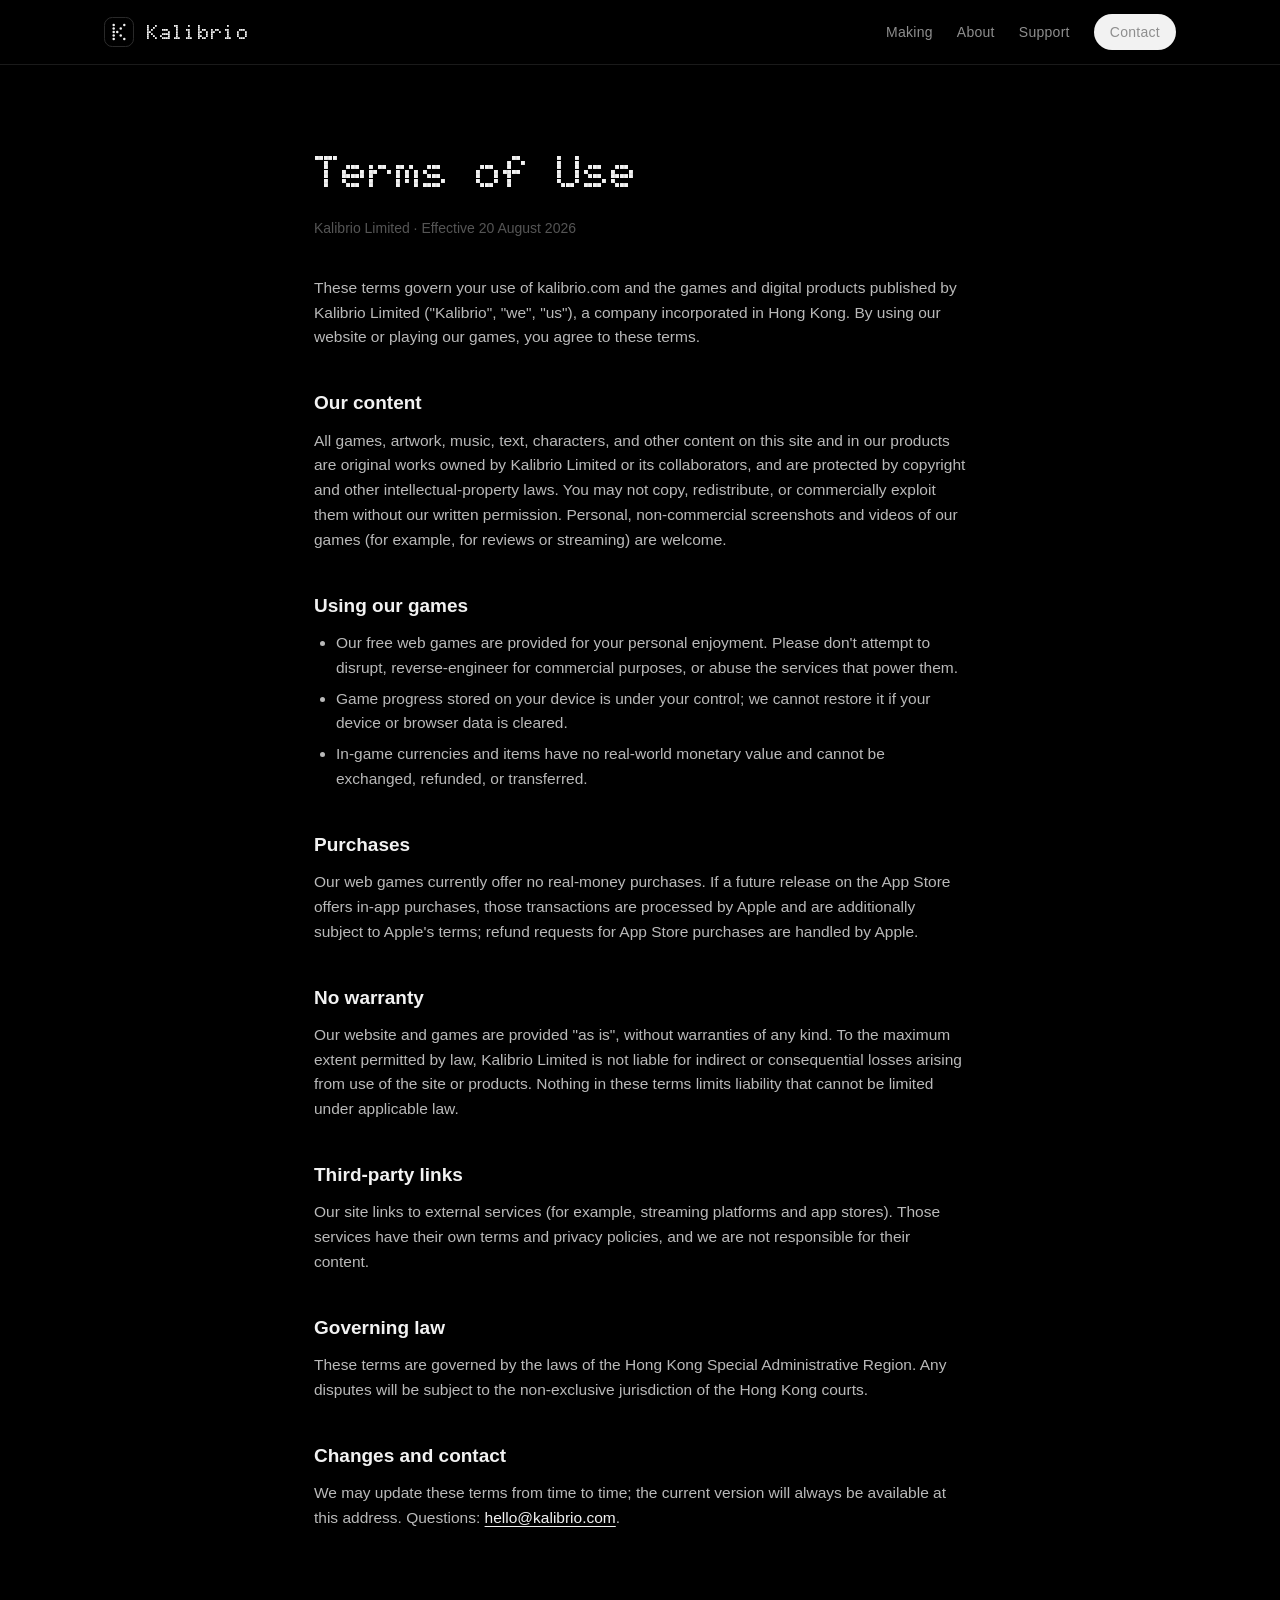
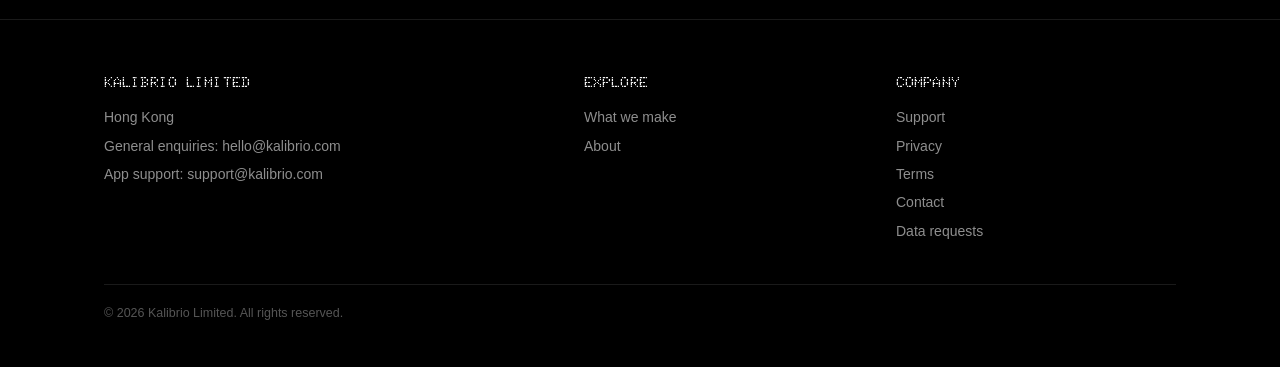
<file: terms/index.html>
<!doctype html>
<html lang="en">
<head>
<meta charset="utf-8">
<meta name="viewport" content="width=device-width, initial-scale=1">
<title>Terms of Use — Kalibrio Limited</title>
<meta name="description" content="Terms of use for kalibrio.com and Kalibrio Limited games and products.">
<link rel="stylesheet" href="/styles.css">
<link rel="icon" href="/favicon.svg" type="image/svg+xml">
</head>
<body>

<header class="site">
  <div class="wrap nav">
    <a class="brand" href="/" aria-label="Kalibrio home">
      <svg viewBox="0 0 34 34" aria-hidden="true">
        <rect x="0.5" y="0.5" width="33" height="33" rx="9" fill="none" stroke="#333"/>
        <g fill="#F2F2F2">
          <circle cx="11" cy="9" r="1.4"/><circle cx="11" cy="13" r="1.4"/><circle cx="11" cy="17" r="1.4"/><circle cx="11" cy="21" r="1.4"/><circle cx="11" cy="25" r="1.4"/>
          <circle cx="15" cy="17" r="1.4"/>
          <circle cx="19" cy="13" r="1.4"/><circle cx="23" cy="9" r="1.4"/>
          <circle cx="19" cy="21" r="1.4"/><circle cx="23" cy="25" r="1.4"/>
        </g>
      </svg>
      Kalibrio
    </a>
    <nav class="links">
      <a class="navlink" href="/#making">Making</a>
      <a class="navlink" href="/#about">About</a>
      <a class="navlink" href="/support/">Support</a>
      <a class="btn small" href="/contact/">Contact</a>
    </nav>
  </div>
</header>

<main class="prose">
  <h1>Terms of Use</h1>
  <p class="updated">Kalibrio Limited · Effective 20 August 2026</p>

  <p>These terms govern your use of kalibrio.com and the games and digital products published by Kalibrio Limited ("Kalibrio", "we", "us"), a company incorporated in Hong Kong. By using our website or playing our games, you agree to these terms.</p>

  <h2>Our content</h2>
  <p>All games, artwork, music, text, characters, and other content on this site and in our products are original works owned by Kalibrio Limited or its collaborators, and are protected by copyright and other intellectual-property laws. You may not copy, redistribute, or commercially exploit them without our written permission. Personal, non-commercial screenshots and videos of our games (for example, for reviews or streaming) are welcome.</p>

  <h2>Using our games</h2>
  <ul>
    <li>Our free web games are provided for your personal enjoyment. Please don't attempt to disrupt, reverse-engineer for commercial purposes, or abuse the services that power them.</li>
    <li>Game progress stored on your device is under your control; we cannot restore it if your device or browser data is cleared.</li>
    <li>In-game currencies and items have no real-world monetary value and cannot be exchanged, refunded, or transferred.</li>
  </ul>

  <h2>Purchases</h2>
  <p>Our web games currently offer no real-money purchases. If a future release on the App Store offers in-app purchases, those transactions are processed by Apple and are additionally subject to Apple's terms; refund requests for App Store purchases are handled by Apple.</p>

  <h2>No warranty</h2>
  <p>Our website and games are provided "as is", without warranties of any kind. To the maximum extent permitted by law, Kalibrio Limited is not liable for indirect or consequential losses arising from use of the site or products. Nothing in these terms limits liability that cannot be limited under applicable law.</p>

  <h2>Third-party links</h2>
  <p>Our site links to external services (for example, streaming platforms and app stores). Those services have their own terms and privacy policies, and we are not responsible for their content.</p>

  <h2>Governing law</h2>
  <p>These terms are governed by the laws of the Hong Kong Special Administrative Region. Any disputes will be subject to the non-exclusive jurisdiction of the Hong Kong courts.</p>

  <h2>Changes and contact</h2>
  <p>We may update these terms from time to time; the current version will always be available at this address. Questions: <a href="mailto:hello@kalibrio.com">hello@kalibrio.com</a>.</p>
</main>

<footer class="site">
  <div class="wrap">
    <div class="cols">
      <div>
        <h4>KALIBRIO LIMITED</h4>
        <ul>
          <li>Hong Kong</li>
          <li>General enquiries: <a href="mailto:hello@kalibrio.com">hello@kalibrio.com</a></li>
          <li>App support: <a href="mailto:support@kalibrio.com">support@kalibrio.com</a></li>
        </ul>
      </div>
      <div>
        <h4>EXPLORE</h4>
        <ul>
          <li><a href="/#making">What we make</a></li>
          <li><a href="/#about">About</a></li>
        </ul>
      </div>
      <div>
        <h4>COMPANY</h4>
        <ul>
          <li><a href="/support/">Support</a></li>
          <li><a href="/privacy/">Privacy</a></li>
          <li><a href="/terms/">Terms</a></li>
          <li><a href="/contact/">Contact</a></li>
          <li><a href="/data-requests/">Data requests</a></li>
        </ul>
      </div>
    </div>
    <div class="legal">© 2026 Kalibrio Limited. All rights reserved.</div>
  </div>
</footer>

</body>
</html>
</file>
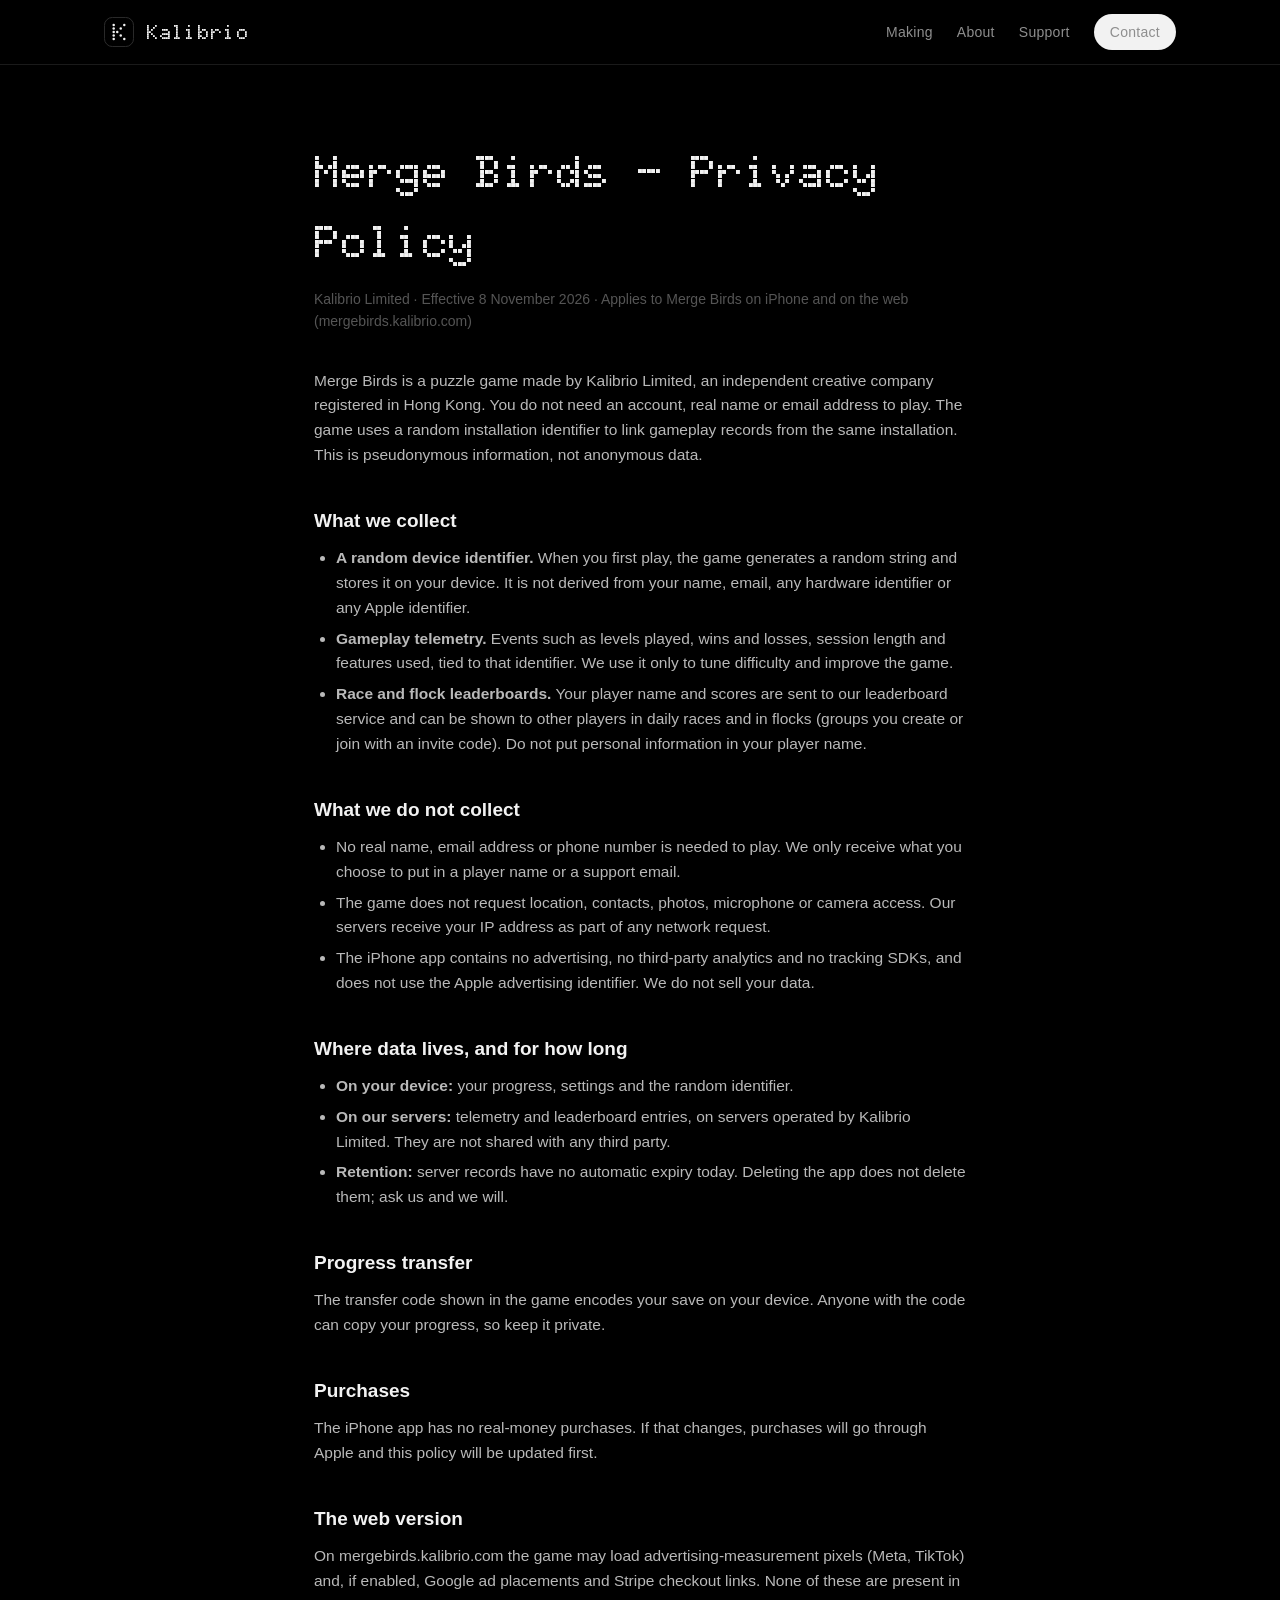
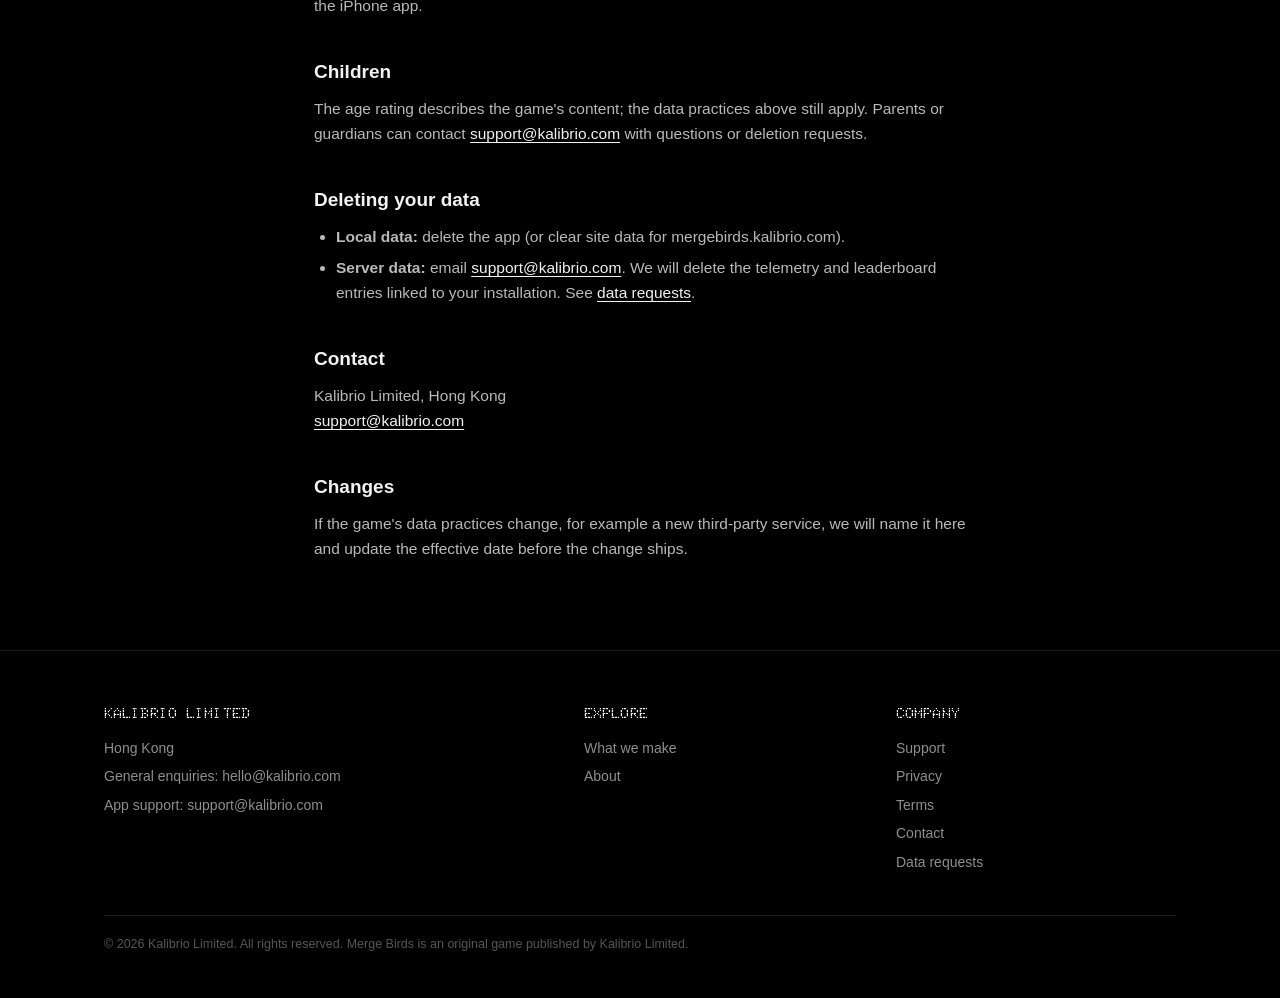
<file: privacy/mergebirds/index.html>
<!doctype html>
<html lang="en">
<head>
<meta charset="utf-8">
<meta name="viewport" content="width=device-width, initial-scale=1">
<title>Merge Birds Privacy Policy — Kalibrio Limited</title>
<meta name="description" content="Privacy policy for Merge Birds, a game by Kalibrio Limited. No accounts, no ads or tracking in the iPhone app, first-party analytics only.">
<link rel="stylesheet" href="/styles.css">
<link rel="icon" href="/favicon.svg" type="image/svg+xml">
</head>
<body>

<header class="site">
  <div class="wrap nav">
    <a class="brand" href="/" aria-label="Kalibrio home">
      <svg viewBox="0 0 34 34" aria-hidden="true">
        <rect x="0.5" y="0.5" width="33" height="33" rx="9" fill="none" stroke="#333"/>
        <g fill="#F2F2F2">
          <circle cx="11" cy="9" r="1.4"/><circle cx="11" cy="13" r="1.4"/><circle cx="11" cy="17" r="1.4"/><circle cx="11" cy="21" r="1.4"/><circle cx="11" cy="25" r="1.4"/>
          <circle cx="15" cy="17" r="1.4"/>
          <circle cx="19" cy="13" r="1.4"/><circle cx="23" cy="9" r="1.4"/>
          <circle cx="19" cy="21" r="1.4"/><circle cx="23" cy="25" r="1.4"/>
        </g>
      </svg>
      Kalibrio
    </a>
    <nav class="links">
      <a class="navlink" href="/#making">Making</a>
      <a class="navlink" href="/#about">About</a>
      <a class="navlink" href="/support/">Support</a>
      <a class="btn small" href="/contact/">Contact</a>
    </nav>
  </div>
</header>

<main class="prose">
  <h1>Merge Birds — Privacy Policy</h1>
  <p class="updated">Kalibrio Limited · Effective 8 November 2026 · Applies to Merge Birds on iPhone and on the web (mergebirds.kalibrio.com)</p>
  <p>Merge Birds is a puzzle game made by Kalibrio Limited, an independent creative company registered in Hong Kong. You do not need an account, real name or email address to play. The game uses a random installation identifier to link gameplay records from the same installation. This is pseudonymous information, not anonymous data.</p>

  <h2>What we collect</h2>
  <ul>
    <li><strong>A random device identifier.</strong> When you first play, the game generates a random string and stores it on your device. It is not derived from your name, email, any hardware identifier or any Apple identifier.</li>
    <li><strong>Gameplay telemetry.</strong> Events such as levels played, wins and losses, session length and features used, tied to that identifier. We use it only to tune difficulty and improve the game.</li>
    <li><strong>Race and flock leaderboards.</strong> Your player name and scores are sent to our leaderboard service and can be shown to other players in daily races and in flocks (groups you create or join with an invite code). Do not put personal information in your player name.</li>
  </ul>

  <h2>What we do not collect</h2>
  <ul>
    <li>No real name, email address or phone number is needed to play. We only receive what you choose to put in a player name or a support email.</li>
    <li>The game does not request location, contacts, photos, microphone or camera access. Our servers receive your IP address as part of any network request.</li>
    <li>The iPhone app contains no advertising, no third-party analytics and no tracking SDKs, and does not use the Apple advertising identifier. We do not sell your data.</li>
  </ul>

  <h2>Where data lives, and for how long</h2>
  <ul>
    <li><strong>On your device:</strong> your progress, settings and the random identifier.</li>
    <li><strong>On our servers:</strong> telemetry and leaderboard entries, on servers operated by Kalibrio Limited. They are not shared with any third party.</li>
    <li><strong>Retention:</strong> server records have no automatic expiry today. Deleting the app does not delete them; ask us and we will.</li>
  </ul>

  <h2>Progress transfer</h2>
  <p>The transfer code shown in the game encodes your save on your device. Anyone with the code can copy your progress, so keep it private.</p>

  <h2>Purchases</h2>
  <p>The iPhone app has no real-money purchases. If that changes, purchases will go through Apple and this policy will be updated first.</p>

  <h2>The web version</h2>
  <p>On mergebirds.kalibrio.com the game may load advertising-measurement pixels (Meta, TikTok) and, if enabled, Google ad placements and Stripe checkout links. None of these are present in the iPhone app.</p>

  <h2>Children</h2>
  <p>The age rating describes the game's content; the data practices above still apply. Parents or guardians can contact <a href="mailto:support@kalibrio.com">support@kalibrio.com</a> with questions or deletion requests.</p>

  <h2>Deleting your data</h2>
  <ul>
    <li><strong>Local data:</strong> delete the app (or clear site data for mergebirds.kalibrio.com).</li>
    <li><strong>Server data:</strong> email <a href="mailto:support@kalibrio.com">support@kalibrio.com</a>. We will delete the telemetry and leaderboard entries linked to your installation. See <a href="/data-requests/">data requests</a>.</li>
  </ul>

  <h2>Contact</h2>
  <p>Kalibrio Limited, Hong Kong<br><a href="mailto:support@kalibrio.com">support@kalibrio.com</a></p>

  <h2>Changes</h2>
  <p>If the game's data practices change, for example a new third-party service, we will name it here and update the effective date before the change ships.</p>
</main>

<footer class="site">
  <div class="wrap">
    <div class="cols">
      <div>
        <h4>KALIBRIO LIMITED</h4>
        <ul>
          <li>Hong Kong</li>
          <li>General enquiries: <a href="mailto:hello@kalibrio.com">hello@kalibrio.com</a></li>
          <li>App support: <a href="mailto:support@kalibrio.com">support@kalibrio.com</a></li>
        </ul>
      </div>
      <div>
        <h4>EXPLORE</h4>
        <ul>
          <li><a href="/#making">What we make</a></li>
          <li><a href="/#about">About</a></li>
        </ul>
      </div>
      <div>
        <h4>COMPANY</h4>
        <ul>
          <li><a href="/support/">Support</a></li>
          <li><a href="/privacy/">Privacy</a></li>
          <li><a href="/terms/">Terms</a></li>
          <li><a href="/contact/">Contact</a></li>
          <li><a href="/data-requests/">Data requests</a></li>
        </ul>
      </div>
    </div>
    <div class="legal">© 2026 Kalibrio Limited. All rights reserved. Merge Birds is an original game published by Kalibrio Limited.</div>
  </div>
</footer>

</body>
</html>
</file>
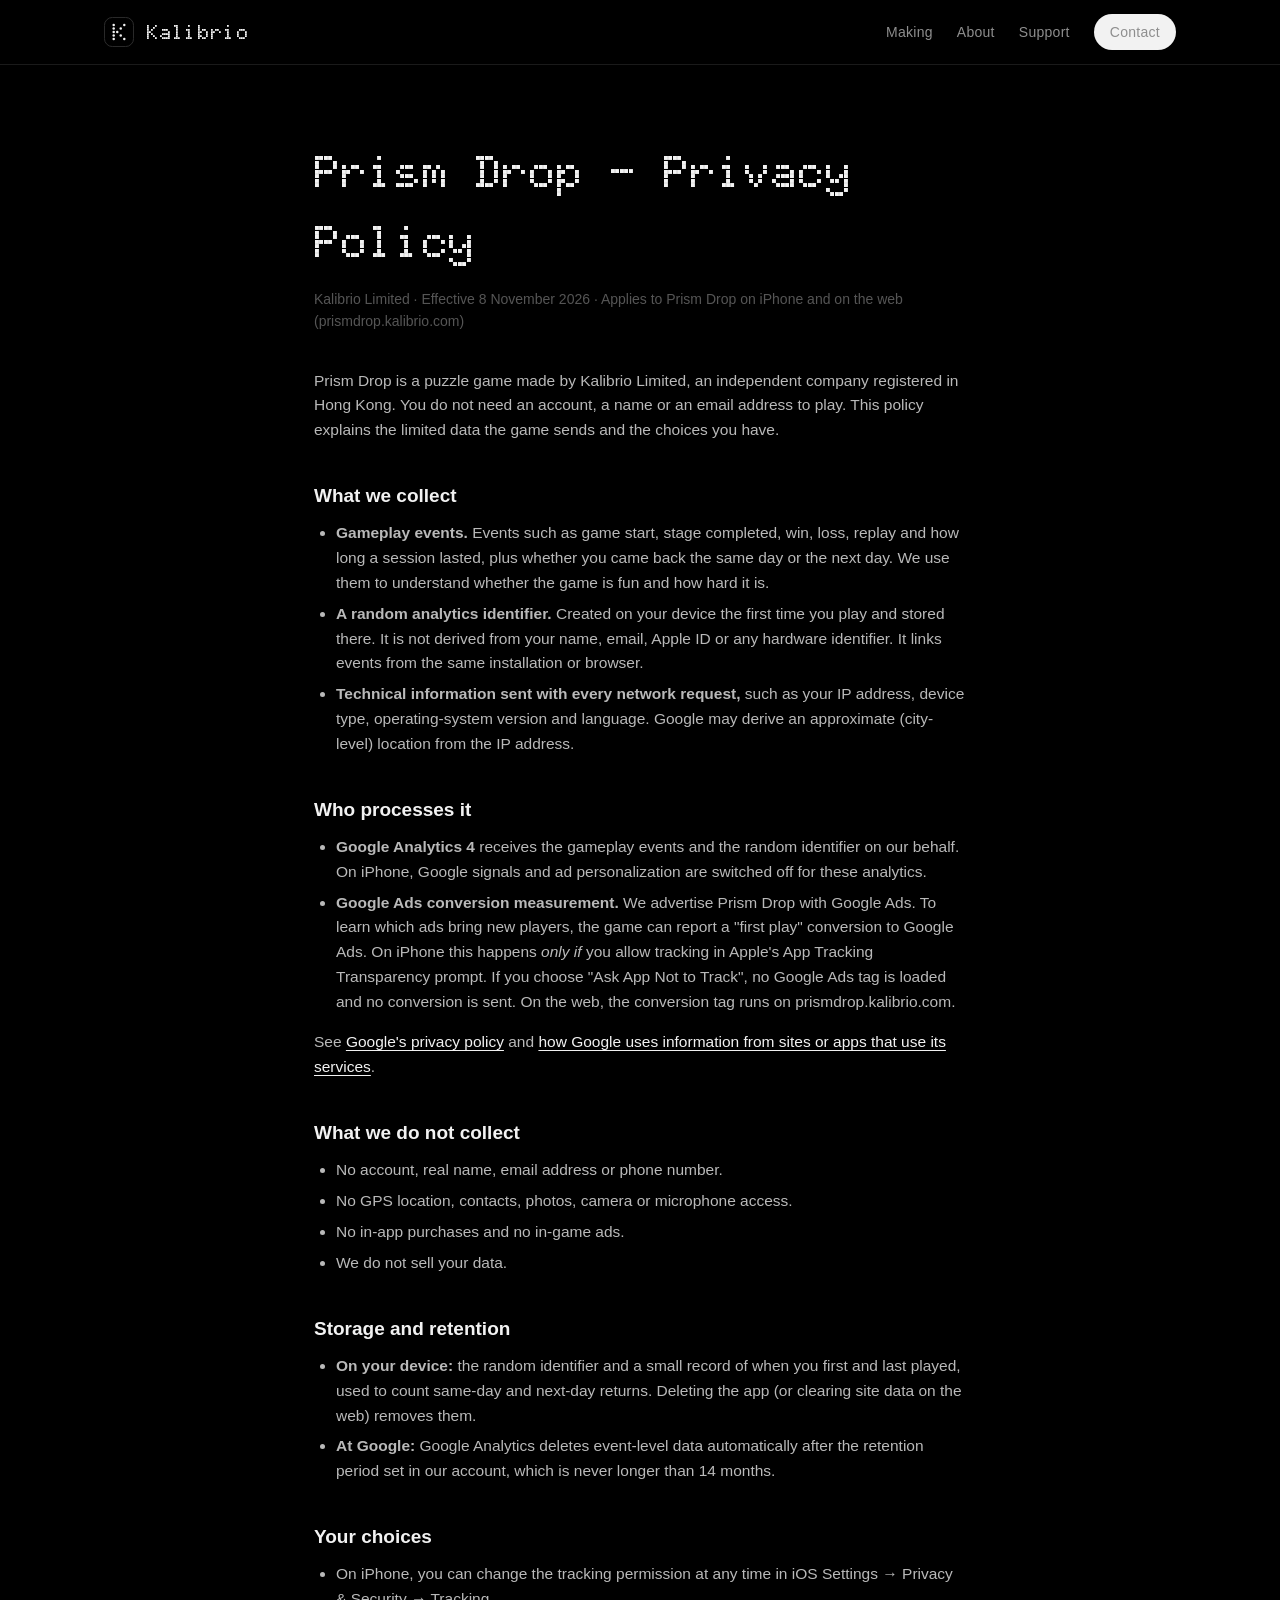
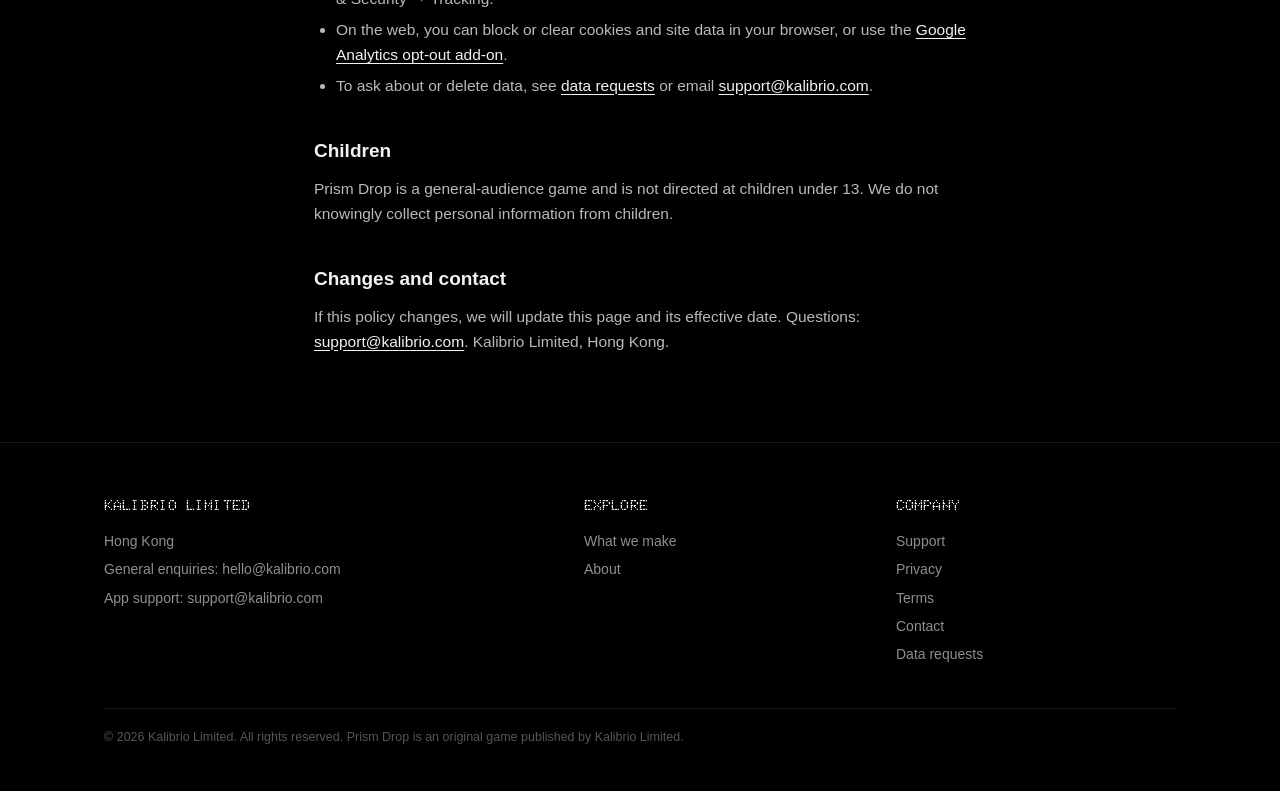
<file: privacy/prism-drop/index.html>
<!doctype html>
<html lang="en">
<head>
<meta charset="utf-8">
<meta name="viewport" content="width=device-width, initial-scale=1">
<title>Prism Drop Privacy Policy — Kalibrio Limited</title>
<meta name="description" content="Privacy policy for Prism Drop, a puzzle game by Kalibrio Limited. No accounts; Google Analytics; Google Ads measurement only with your permission on iPhone.">
<link rel="stylesheet" href="/styles.css">
<link rel="icon" href="/favicon.svg" type="image/svg+xml">
</head>
<body>

<header class="site">
  <div class="wrap nav">
    <a class="brand" href="/" aria-label="Kalibrio home">
      <svg viewBox="0 0 34 34" aria-hidden="true">
        <rect x="0.5" y="0.5" width="33" height="33" rx="9" fill="none" stroke="#333"/>
        <g fill="#F2F2F2">
          <circle cx="11" cy="9" r="1.4"/><circle cx="11" cy="13" r="1.4"/><circle cx="11" cy="17" r="1.4"/><circle cx="11" cy="21" r="1.4"/><circle cx="11" cy="25" r="1.4"/>
          <circle cx="15" cy="17" r="1.4"/>
          <circle cx="19" cy="13" r="1.4"/><circle cx="23" cy="9" r="1.4"/>
          <circle cx="19" cy="21" r="1.4"/><circle cx="23" cy="25" r="1.4"/>
        </g>
      </svg>
      Kalibrio
    </a>
    <nav class="links">
      <a class="navlink" href="/#making">Making</a>
      <a class="navlink" href="/#about">About</a>
      <a class="navlink" href="/support/">Support</a>
      <a class="btn small" href="/contact/">Contact</a>
    </nav>
  </div>
</header>

<main class="prose">
  <h1>Prism Drop — Privacy Policy</h1>
  <p class="updated">Kalibrio Limited · Effective 8 November 2026 · Applies to Prism Drop on iPhone and on the web (prismdrop.kalibrio.com)</p>

  <p>Prism Drop is a puzzle game made by Kalibrio Limited, an independent company registered in Hong Kong. You do not need an account, a name or an email address to play. This policy explains the limited data the game sends and the choices you have.</p>

  <h2>What we collect</h2>
  <ul>
    <li><strong>Gameplay events.</strong> Events such as game start, stage completed, win, loss, replay and how long a session lasted, plus whether you came back the same day or the next day. We use them to understand whether the game is fun and how hard it is.</li>
    <li><strong>A random analytics identifier.</strong> Created on your device the first time you play and stored there. It is not derived from your name, email, Apple ID or any hardware identifier. It links events from the same installation or browser.</li>
    <li><strong>Technical information sent with every network request,</strong> such as your IP address, device type, operating-system version and language. Google may derive an approximate (city-level) location from the IP address.</li>
  </ul>

  <h2>Who processes it</h2>
  <ul>
    <li><strong>Google Analytics 4</strong> receives the gameplay events and the random identifier on our behalf. On iPhone, Google signals and ad personalization are switched off for these analytics.</li>
    <li><strong>Google Ads conversion measurement.</strong> We advertise Prism Drop with Google Ads. To learn which ads bring new players, the game can report a "first play" conversion to Google Ads. On iPhone this happens <em>only if</em> you allow tracking in Apple's App Tracking Transparency prompt. If you choose "Ask App Not to Track", no Google Ads tag is loaded and no conversion is sent. On the web, the conversion tag runs on prismdrop.kalibrio.com.</li>
  </ul>
  <p>See <a href="https://policies.google.com/privacy" rel="noopener">Google's privacy policy</a> and <a href="https://policies.google.com/technologies/partner-sites" rel="noopener">how Google uses information from sites or apps that use its services</a>.</p>

  <h2>What we do not collect</h2>
  <ul>
    <li>No account, real name, email address or phone number.</li>
    <li>No GPS location, contacts, photos, camera or microphone access.</li>
    <li>No in-app purchases and no in-game ads.</li>
    <li>We do not sell your data.</li>
  </ul>

  <h2>Storage and retention</h2>
  <ul>
    <li><strong>On your device:</strong> the random identifier and a small record of when you first and last played, used to count same-day and next-day returns. Deleting the app (or clearing site data on the web) removes them.</li>
    <li><strong>At Google:</strong> Google Analytics deletes event-level data automatically after the retention period set in our account, which is never longer than 14 months.</li>
  </ul>

  <h2>Your choices</h2>
  <ul>
    <li>On iPhone, you can change the tracking permission at any time in iOS Settings → Privacy &amp; Security → Tracking.</li>
    <li>On the web, you can block or clear cookies and site data in your browser, or use the <a href="https://tools.google.com/dlpage/gaoptout" rel="noopener">Google Analytics opt-out add-on</a>.</li>
    <li>To ask about or delete data, see <a href="/data-requests/">data requests</a> or email <a href="mailto:support@kalibrio.com?subject=Prism%20Drop%20privacy">support@kalibrio.com</a>.</li>
  </ul>

  <h2>Children</h2>
  <p>Prism Drop is a general-audience game and is not directed at children under 13. We do not knowingly collect personal information from children.</p>

  <h2>Changes and contact</h2>
  <p>If this policy changes, we will update this page and its effective date. Questions: <a href="mailto:support@kalibrio.com?subject=Prism%20Drop%20privacy">support@kalibrio.com</a>. Kalibrio Limited, Hong Kong.</p>
</main>

<footer class="site">
  <div class="wrap">
    <div class="cols">
      <div>
        <h4>KALIBRIO LIMITED</h4>
        <ul>
          <li>Hong Kong</li>
          <li>General enquiries: <a href="mailto:hello@kalibrio.com">hello@kalibrio.com</a></li>
          <li>App support: <a href="mailto:support@kalibrio.com">support@kalibrio.com</a></li>
        </ul>
      </div>
      <div>
        <h4>EXPLORE</h4>
        <ul>
          <li><a href="/#making">What we make</a></li>
          <li><a href="/#about">About</a></li>
        </ul>
      </div>
      <div>
        <h4>COMPANY</h4>
        <ul>
          <li><a href="/support/">Support</a></li>
          <li><a href="/privacy/">Privacy</a></li>
          <li><a href="/terms/">Terms</a></li>
          <li><a href="/contact/">Contact</a></li>
          <li><a href="/data-requests/">Data requests</a></li>
        </ul>
      </div>
    </div>
    <div class="legal">© 2026 Kalibrio Limited. All rights reserved. Prism Drop is an original game published by Kalibrio Limited.</div>
  </div>
</footer>

</body>
</html>
</file>
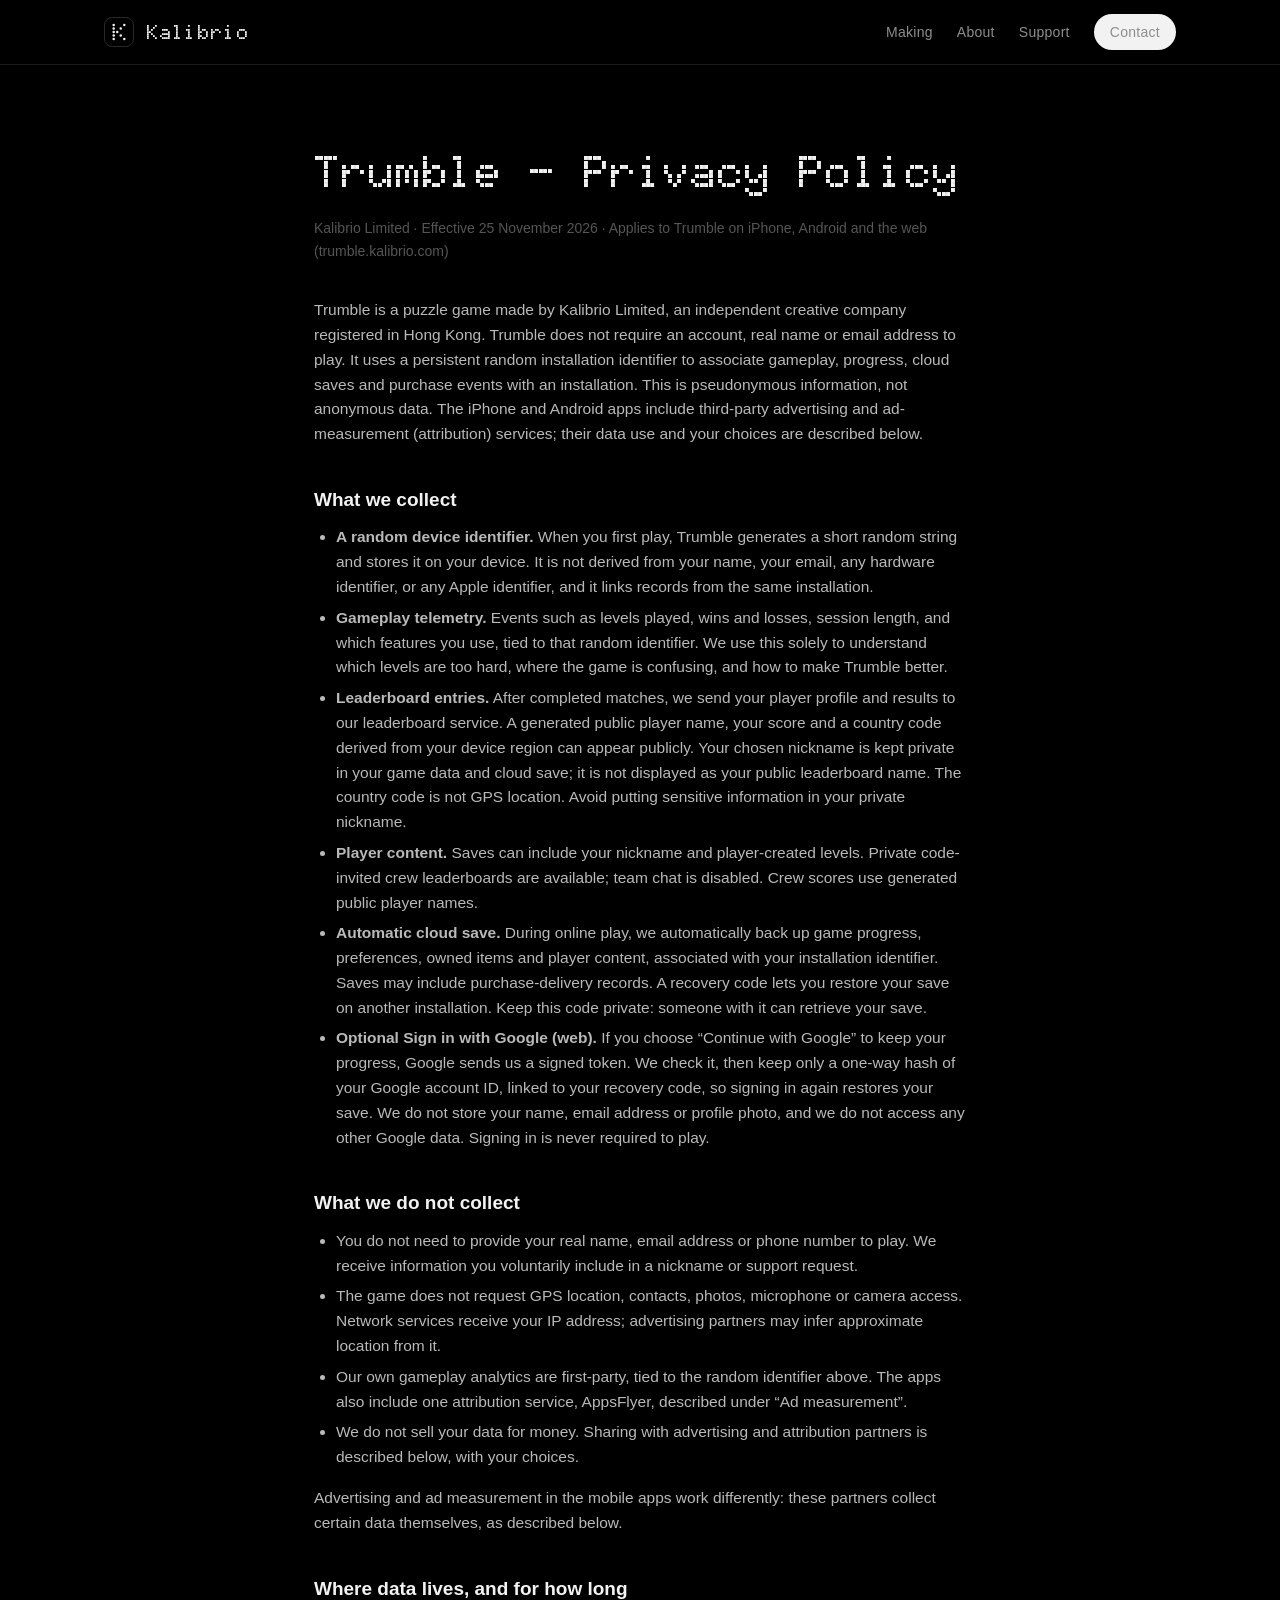
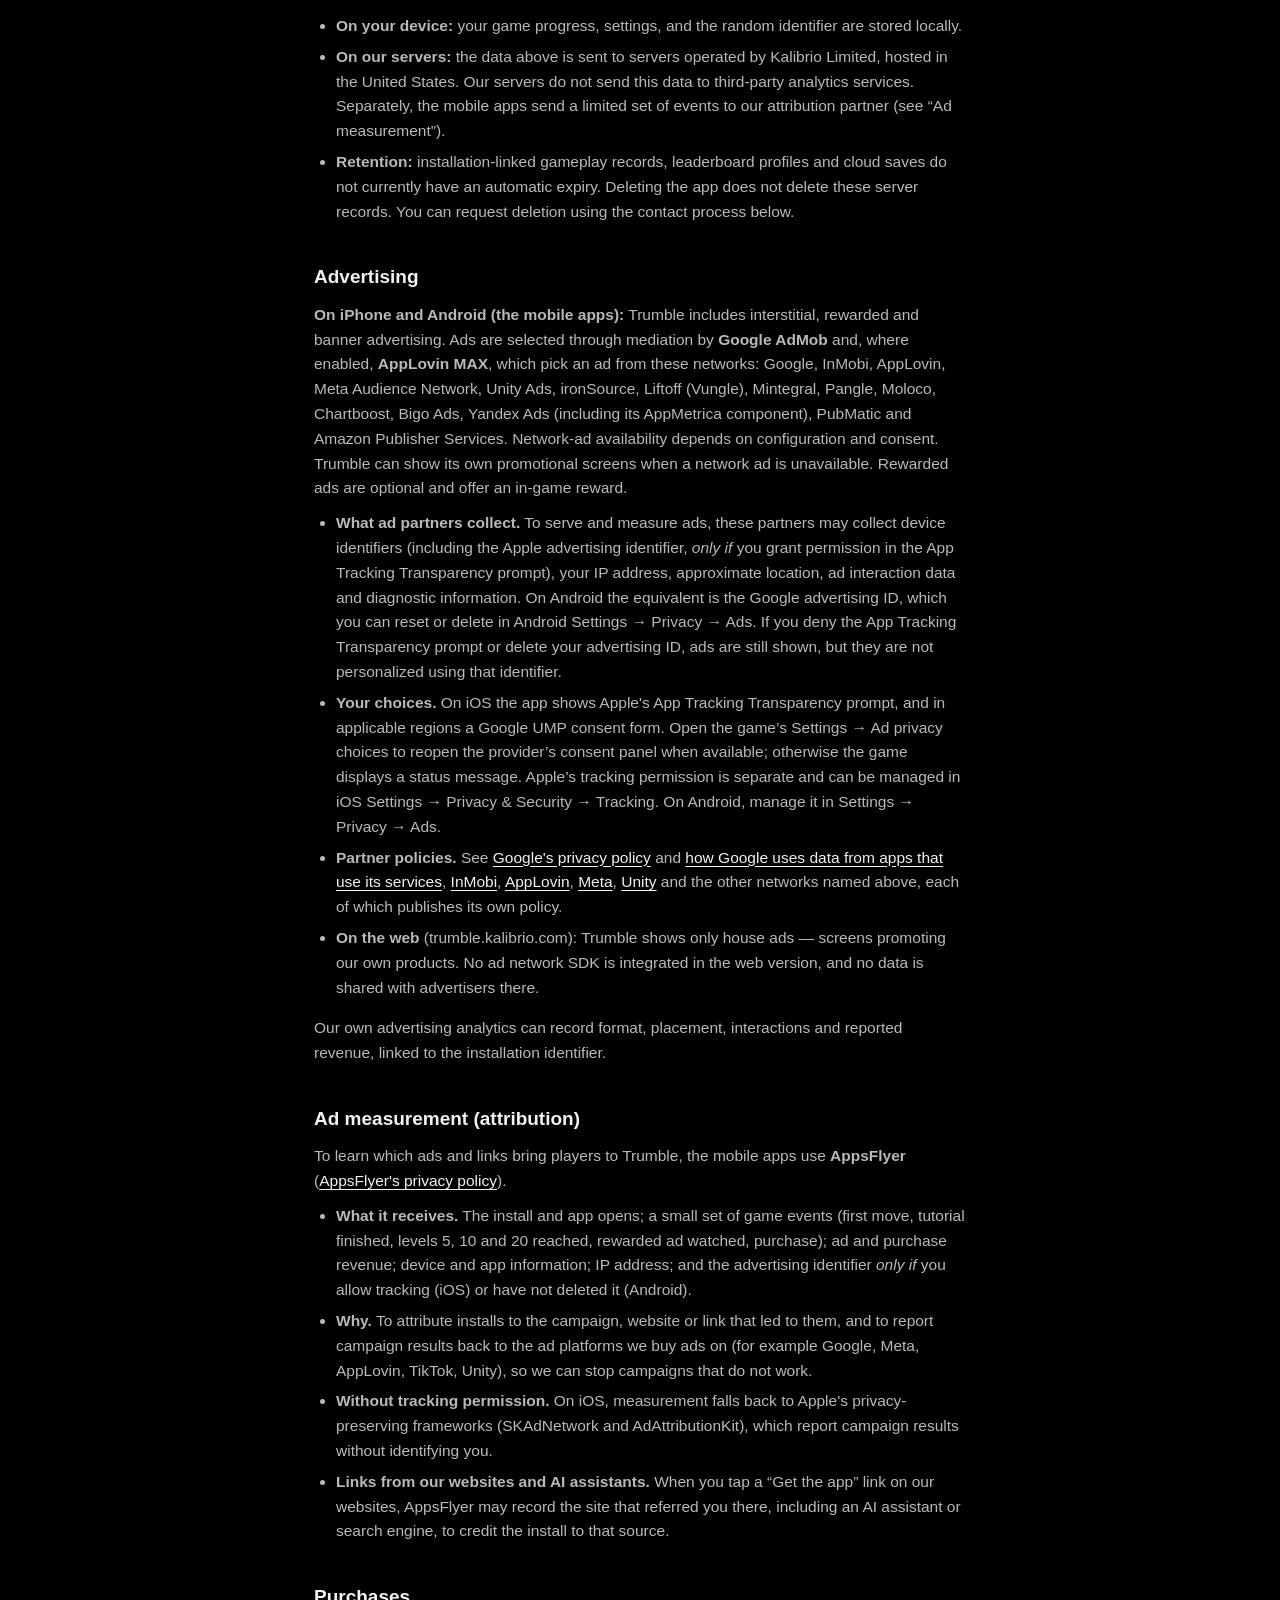
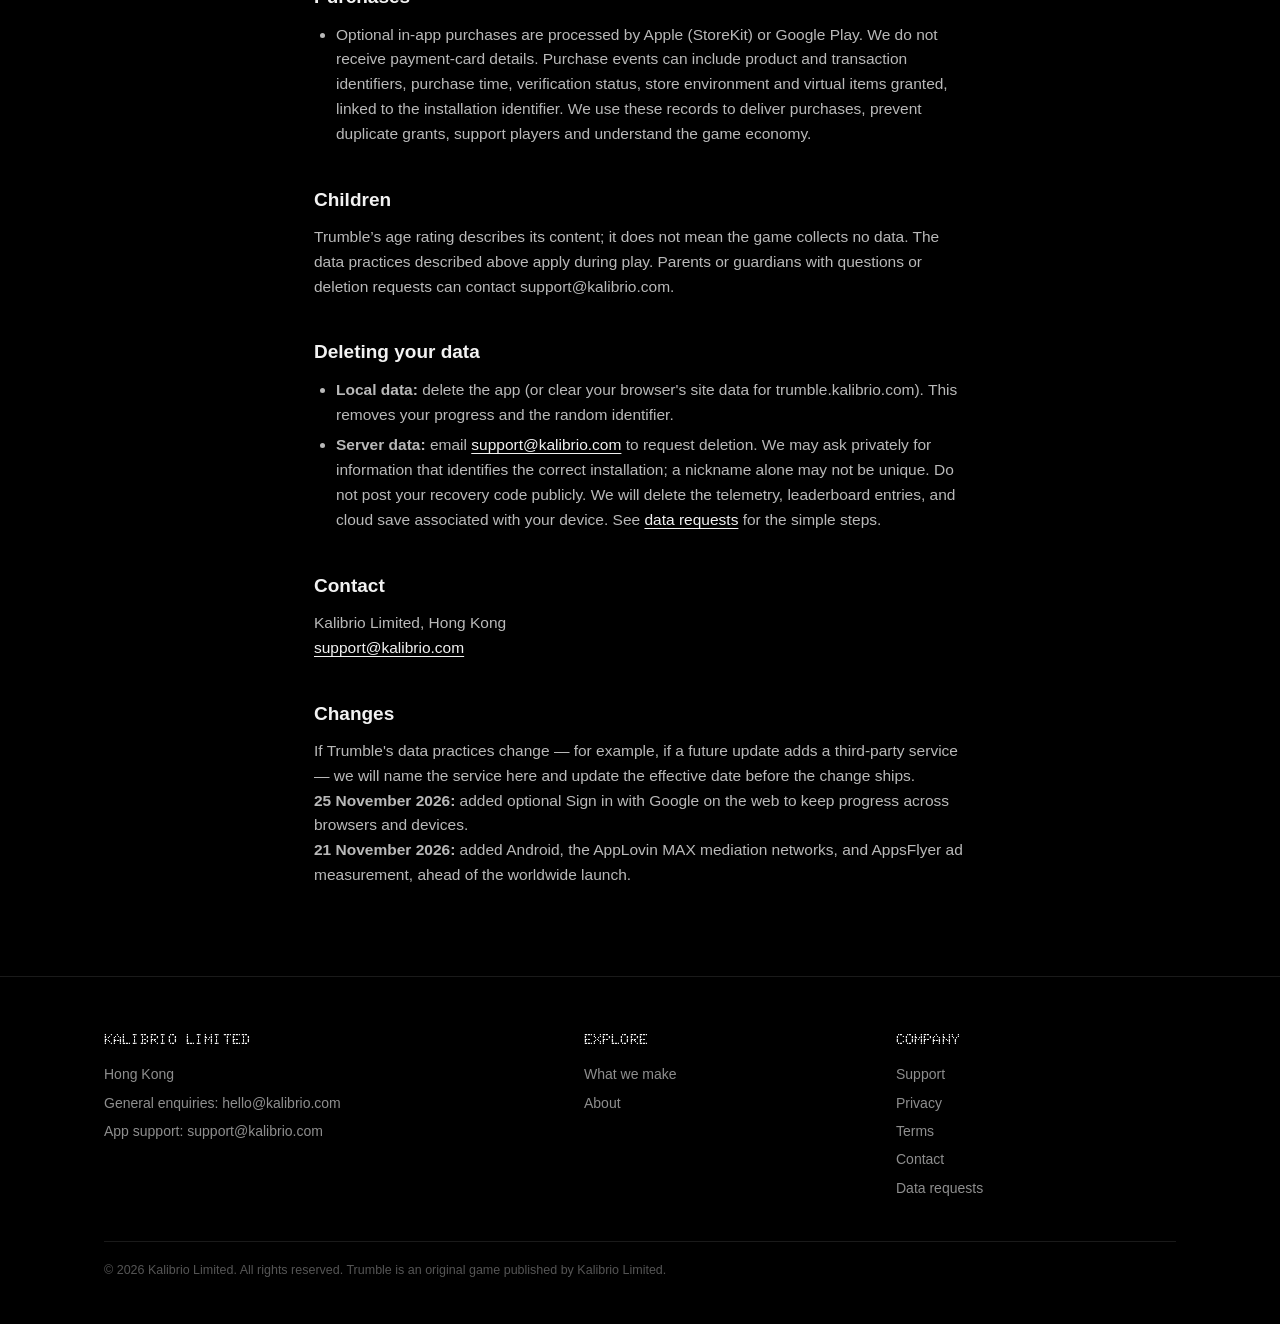
<file: privacy/trumble/index.html>
<!doctype html>
<html lang="en">
<head>
<meta charset="utf-8">
<meta name="viewport" content="width=device-width, initial-scale=1">
<title>Trumble Privacy Policy — Kalibrio Limited</title>
<meta name="description" content="Privacy policy for Trumble, a game by Kalibrio Limited. No accounts, first-party analytics, and clear choices about advertising on iOS.">
<link rel="stylesheet" href="/styles.css">
<link rel="icon" href="/favicon.svg" type="image/svg+xml">
</head>
<body>

<header class="site">
  <div class="wrap nav">
    <a class="brand" href="/" aria-label="Kalibrio home">
      <svg viewBox="0 0 34 34" aria-hidden="true">
        <rect x="0.5" y="0.5" width="33" height="33" rx="9" fill="none" stroke="#333"/>
        <g fill="#F2F2F2">
          <circle cx="11" cy="9" r="1.4"/><circle cx="11" cy="13" r="1.4"/><circle cx="11" cy="17" r="1.4"/><circle cx="11" cy="21" r="1.4"/><circle cx="11" cy="25" r="1.4"/>
          <circle cx="15" cy="17" r="1.4"/>
          <circle cx="19" cy="13" r="1.4"/><circle cx="23" cy="9" r="1.4"/>
          <circle cx="19" cy="21" r="1.4"/><circle cx="23" cy="25" r="1.4"/>
        </g>
      </svg>
      Kalibrio
    </a>
    <nav class="links">
      <a class="navlink" href="/#making">Making</a>
      <a class="navlink" href="/#about">About</a>
      <a class="navlink" href="/support/">Support</a>
      <a class="btn small" href="/contact/">Contact</a>
    </nav>
  </div>
</header>

<main class="prose">
  <h1>Trumble — Privacy Policy</h1>
  <p class="updated">Kalibrio Limited · Effective 25 November 2026 · Applies to Trumble on iPhone, Android and the web (trumble.kalibrio.com)</p>

  <p>Trumble is a puzzle game made by Kalibrio Limited, an independent creative company registered in Hong Kong. Trumble does not require an account, real name or email address to play. It uses a persistent random installation identifier to associate gameplay, progress, cloud saves and purchase events with an installation. This is pseudonymous information, not anonymous data. The iPhone and Android apps include third-party advertising and ad-measurement (attribution) services; their data use and your choices are described below.</p>

  <h2>What we collect</h2>
  <ul>
    <li><strong>A random device identifier.</strong> When you first play, Trumble generates a short random string and stores it on your device. It is not derived from your name, your email, any hardware identifier, or any Apple identifier, and it links records from the same installation.</li>
    <li><strong>Gameplay telemetry.</strong> Events such as levels played, wins and losses, session length, and which features you use, tied to that random identifier. We use this solely to understand which levels are too hard, where the game is confusing, and how to make Trumble better.</li>
    <li><strong>Leaderboard entries.</strong> After completed matches, we send your player profile and results to our leaderboard service. A generated public player name, your score and a country code derived from your device region can appear publicly. Your chosen nickname is kept private in your game data and cloud save; it is not displayed as your public leaderboard name. The country code is not GPS location. Avoid putting sensitive information in your private nickname.</li>
    <li><strong>Player content.</strong> Saves can include your nickname and player-created levels. Private code-invited crew leaderboards are available; team chat is disabled. Crew scores use generated public player names.</li>
    <li><strong>Automatic cloud save.</strong> During online play, we automatically back up game progress, preferences, owned items and player content, associated with your installation identifier. Saves may include purchase-delivery records. A recovery code lets you restore your save on another installation. Keep this code private: someone with it can retrieve your save.</li>
    <li><strong>Optional Sign in with Google (web).</strong> If you choose “Continue with Google” to keep your progress, Google sends us a signed token. We check it, then keep only a one-way hash of your Google account ID, linked to your recovery code, so signing in again restores your save. We do not store your name, email address or profile photo, and we do not access any other Google data. Signing in is never required to play.</li>
  </ul>

  <h2>What we do not collect</h2>
  <ul>
    <li>You do not need to provide your real name, email address or phone number to play. We receive information you voluntarily include in a nickname or support request.</li>
    <li>The game does not request GPS location, contacts, photos, microphone or camera access. Network services receive your IP address; advertising partners may infer approximate location from it.</li>
    <li>Our own gameplay analytics are first-party, tied to the random identifier above. The apps also include one attribution service, AppsFlyer, described under “Ad measurement”.</li>
    <li>We do not sell your data for money. Sharing with advertising and attribution partners is described below, with your choices.</li>
  </ul>
  <p>Advertising and ad measurement in the mobile apps work differently: these partners collect certain data themselves, as described below.</p>

  <h2>Where data lives, and for how long</h2>
  <ul>
    <li><strong>On your device:</strong> your game progress, settings, and the random identifier are stored locally.</li>
    <li><strong>On our servers:</strong> the data above is sent to servers operated by Kalibrio Limited, hosted in the United States. Our servers do not send this data to third-party analytics services. Separately, the mobile apps send a limited set of events to our attribution partner (see “Ad measurement”).</li>
    <li><strong>Retention:</strong> installation-linked gameplay records, leaderboard profiles and cloud saves do not currently have an automatic expiry. Deleting the app does not delete these server records. You can request deletion using the contact process below.</li>
  </ul>

  <h2>Advertising</h2>
  <p><strong>On iPhone and Android (the mobile apps):</strong> Trumble includes interstitial, rewarded and banner advertising. Ads are selected through mediation by <strong>Google AdMob</strong> and, where enabled, <strong>AppLovin MAX</strong>, which pick an ad from these networks: Google, InMobi, AppLovin, Meta Audience Network, Unity Ads, ironSource, Liftoff (Vungle), Mintegral, Pangle, Moloco, Chartboost, Bigo Ads, Yandex Ads (including its AppMetrica component), PubMatic and Amazon Publisher Services. Network-ad availability depends on configuration and consent. Trumble can show its own promotional screens when a network ad is unavailable. Rewarded ads are optional and offer an in-game reward.</p>
  <ul>
    <li><strong>What ad partners collect.</strong> To serve and measure ads, these partners may collect device identifiers (including the Apple advertising identifier, <em>only if</em> you grant permission in the App Tracking Transparency prompt), your IP address, approximate location, ad interaction data and diagnostic information. On Android the equivalent is the Google advertising ID, which you can reset or delete in Android Settings → Privacy → Ads. If you deny the App Tracking Transparency prompt or delete your advertising ID, ads are still shown, but they are not personalized using that identifier.</li>
    <li><strong>Your choices.</strong> On iOS the app shows Apple's App Tracking Transparency prompt, and in applicable regions a Google UMP consent form. Open the game’s Settings → Ad privacy choices to reopen the provider’s consent panel when available; otherwise the game displays a status message. Apple’s tracking permission is separate and can be managed in iOS Settings → Privacy &amp; Security → Tracking. On Android, manage it in Settings → Privacy → Ads.</li>
    <li><strong>Partner policies.</strong> See <a href="https://policies.google.com/privacy" rel="noopener">Google's privacy policy</a> and <a href="https://policies.google.com/technologies/partner-sites" rel="noopener">how Google uses data from apps that use its services</a>, <a href="https://www.inmobi.com/privacy-policy" rel="noopener">InMobi</a>, <a href="https://www.applovin.com/privacy/" rel="noopener">AppLovin</a>, <a href="https://www.facebook.com/privacy/policy/" rel="noopener">Meta</a>, <a href="https://unity.com/legal/game-player-and-app-user-privacy-policy" rel="noopener">Unity</a> and the other networks named above, each of which publishes its own policy.</li>
    <li><strong>On the web</strong> (trumble.kalibrio.com): Trumble shows only house ads — screens promoting our own products. No ad network SDK is integrated in the web version, and no data is shared with advertisers there.</li>
  </ul>

  <p>Our own advertising analytics can record format, placement, interactions and reported revenue, linked to the installation identifier.</p>

  <h2>Ad measurement (attribution)</h2>
  <p>To learn which ads and links bring players to Trumble, the mobile apps use <strong>AppsFlyer</strong> (<a href="https://www.appsflyer.com/legal/services-privacy-policy/" rel="noopener">AppsFlyer's privacy policy</a>).</p>
  <ul>
    <li><strong>What it receives.</strong> The install and app opens; a small set of game events (first move, tutorial finished, levels 5, 10 and 20 reached, rewarded ad watched, purchase); ad and purchase revenue; device and app information; IP address; and the advertising identifier <em>only if</em> you allow tracking (iOS) or have not deleted it (Android).</li>
    <li><strong>Why.</strong> To attribute installs to the campaign, website or link that led to them, and to report campaign results back to the ad platforms we buy ads on (for example Google, Meta, AppLovin, TikTok, Unity), so we can stop campaigns that do not work.</li>
    <li><strong>Without tracking permission.</strong> On iOS, measurement falls back to Apple's privacy-preserving frameworks (SKAdNetwork and AdAttributionKit), which report campaign results without identifying you.</li>
    <li><strong>Links from our websites and AI assistants.</strong> When you tap a “Get the app” link on our websites, AppsFlyer may record the site that referred you there, including an AI assistant or search engine, to credit the install to that source.</li>
  </ul>

  <h2>Purchases</h2>
  <ul>
    <li>Optional in-app purchases are processed by Apple (StoreKit) or Google Play. We do not receive payment-card details. Purchase events can include product and transaction identifiers, purchase time, verification status, store environment and virtual items granted, linked to the installation identifier. We use these records to deliver purchases, prevent duplicate grants, support players and understand the game economy.</li>
  </ul>

  <h2>Children</h2>
  <p>Trumble’s age rating describes its content; it does not mean the game collects no data. The data practices described above apply during play. Parents or guardians with questions or deletion requests can contact support@kalibrio.com.</p>

  <h2>Deleting your data</h2>
  <ul>
    <li><strong>Local data:</strong> delete the app (or clear your browser's site data for trumble.kalibrio.com). This removes your progress and the random identifier.</li>
    <li><strong>Server data:</strong> email <a href="mailto:support@kalibrio.com">support@kalibrio.com</a> to request deletion. We may ask privately for information that identifies the correct installation; a nickname alone may not be unique. Do not post your recovery code publicly. We will delete the telemetry, leaderboard entries, and cloud save associated with your device. See <a href="/data-requests/">data requests</a> for the simple steps.</li>
  </ul>

  <h2>Contact</h2>
  <p>Kalibrio Limited, Hong Kong<br>
  <a href="mailto:support@kalibrio.com">support@kalibrio.com</a></p>

  <h2>Changes</h2>
  <p>If Trumble's data practices change — for example, if a future update adds a third-party service — we will name the service here and update the effective date before the change ships.</p>
  <p><strong>25 November 2026:</strong> added optional Sign in with Google on the web to keep progress across browsers and devices.</p>
  <p><strong>21 November 2026:</strong> added Android, the AppLovin MAX mediation networks, and AppsFlyer ad measurement, ahead of the worldwide launch.</p>
</main>

<footer class="site">
  <div class="wrap">
    <div class="cols">
      <div>
        <h4>KALIBRIO LIMITED</h4>
        <ul>
          <li>Hong Kong</li>
          <li>General enquiries: <a href="mailto:hello@kalibrio.com">hello@kalibrio.com</a></li>
          <li>App support: <a href="mailto:support@kalibrio.com">support@kalibrio.com</a></li>
        </ul>
      </div>
      <div>
        <h4>EXPLORE</h4>
        <ul>
          <li><a href="/#making">What we make</a></li>
          <li><a href="/#about">About</a></li>
        </ul>
      </div>
      <div>
        <h4>COMPANY</h4>
        <ul>
          <li><a href="/support/">Support</a></li>
          <li><a href="/privacy/">Privacy</a></li>
          <li><a href="/terms/">Terms</a></li>
          <li><a href="/contact/">Contact</a></li>
          <li><a href="/data-requests/">Data requests</a></li>
        </ul>
      </div>
    </div>
    <div class="legal">© 2026 Kalibrio Limited. All rights reserved. Trumble is an original game published by Kalibrio Limited.</div>
  </div>
</footer>

</body>
</html>
</file>
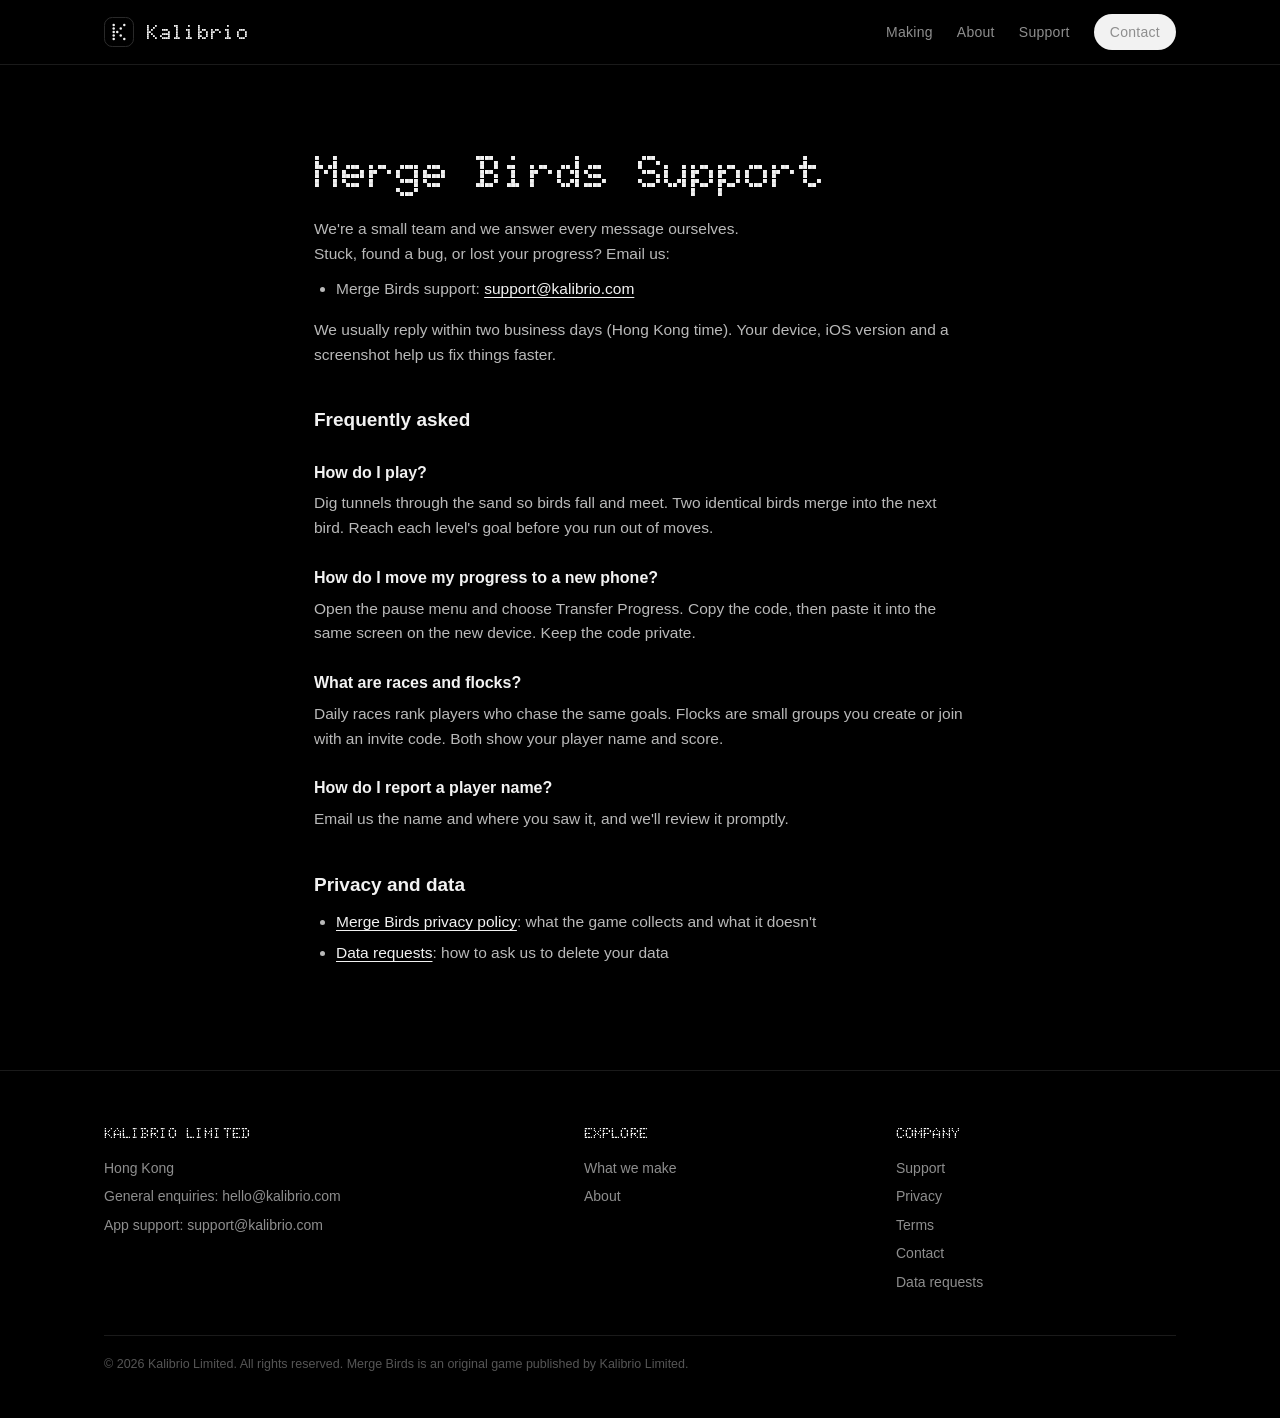
<file: support/mergebirds/index.html>
<!doctype html>
<html lang="en">
<head>
<meta charset="utf-8">
<meta name="viewport" content="width=device-width, initial-scale=1">
<title>Merge Birds Support — Kalibrio Limited</title>
<meta name="description" content="Get help with Merge Birds by Kalibrio Limited: how to play, transfer progress, races and flocks.">
<link rel="stylesheet" href="/styles.css">
<link rel="icon" href="/favicon.svg" type="image/svg+xml">
</head>
<body>

<header class="site">
  <div class="wrap nav">
    <a class="brand" href="/" aria-label="Kalibrio home">
      <svg viewBox="0 0 34 34" aria-hidden="true">
        <rect x="0.5" y="0.5" width="33" height="33" rx="9" fill="none" stroke="#333"/>
        <g fill="#F2F2F2">
          <circle cx="11" cy="9" r="1.4"/><circle cx="11" cy="13" r="1.4"/><circle cx="11" cy="17" r="1.4"/><circle cx="11" cy="21" r="1.4"/><circle cx="11" cy="25" r="1.4"/>
          <circle cx="15" cy="17" r="1.4"/>
          <circle cx="19" cy="13" r="1.4"/><circle cx="23" cy="9" r="1.4"/>
          <circle cx="19" cy="21" r="1.4"/><circle cx="23" cy="25" r="1.4"/>
        </g>
      </svg>
      Kalibrio
    </a>
    <nav class="links">
      <a class="navlink" href="/#making">Making</a>
      <a class="navlink" href="/#about">About</a>
      <a class="navlink" href="/support/">Support</a>
      <a class="btn small" href="/contact/">Contact</a>
    </nav>
  </div>
</header>

<main class="prose">
  <h1>Merge Birds Support</h1>
  <p>We're a small team and we answer every message ourselves.</p>
  <p>Stuck, found a bug, or lost your progress? Email us:</p>
  <ul><li>Merge Birds support: <a href="mailto:support@kalibrio.com">support@kalibrio.com</a></li></ul>
  <p>We usually reply within two business days (Hong Kong time). Your device, iOS version and a screenshot help us fix things faster.</p>

  <h2>Frequently asked</h2>
  <h3>How do I play?</h3>
  <p>Dig tunnels through the sand so birds fall and meet. Two identical birds merge into the next bird. Reach each level's goal before you run out of moves.</p>
  <h3>How do I move my progress to a new phone?</h3>
  <p>Open the pause menu and choose Transfer Progress. Copy the code, then paste it into the same screen on the new device. Keep the code private.</p>
  <h3>What are races and flocks?</h3>
  <p>Daily races rank players who chase the same goals. Flocks are small groups you create or join with an invite code. Both show your player name and score.</p>
  <h3>How do I report a player name?</h3>
  <p>Email us the name and where you saw it, and we'll review it promptly.</p>

  <h2>Privacy and data</h2>
  <ul>
    <li><a href="/privacy/mergebirds/">Merge Birds privacy policy</a>: what the game collects and what it doesn't</li>
    <li><a href="/data-requests/">Data requests</a>: how to ask us to delete your data</li>
  </ul>
</main>

<footer class="site">
  <div class="wrap">
    <div class="cols">
      <div>
        <h4>KALIBRIO LIMITED</h4>
        <ul>
          <li>Hong Kong</li>
          <li>General enquiries: <a href="mailto:hello@kalibrio.com">hello@kalibrio.com</a></li>
          <li>App support: <a href="mailto:support@kalibrio.com">support@kalibrio.com</a></li>
        </ul>
      </div>
      <div>
        <h4>EXPLORE</h4>
        <ul>
          <li><a href="/#making">What we make</a></li>
          <li><a href="/#about">About</a></li>
        </ul>
      </div>
      <div>
        <h4>COMPANY</h4>
        <ul>
          <li><a href="/support/">Support</a></li>
          <li><a href="/privacy/">Privacy</a></li>
          <li><a href="/terms/">Terms</a></li>
          <li><a href="/contact/">Contact</a></li>
          <li><a href="/data-requests/">Data requests</a></li>
        </ul>
      </div>
    </div>
    <div class="legal">© 2026 Kalibrio Limited. All rights reserved. Merge Birds is an original game published by Kalibrio Limited.</div>
  </div>
</footer>

</body>
</html>
</file>
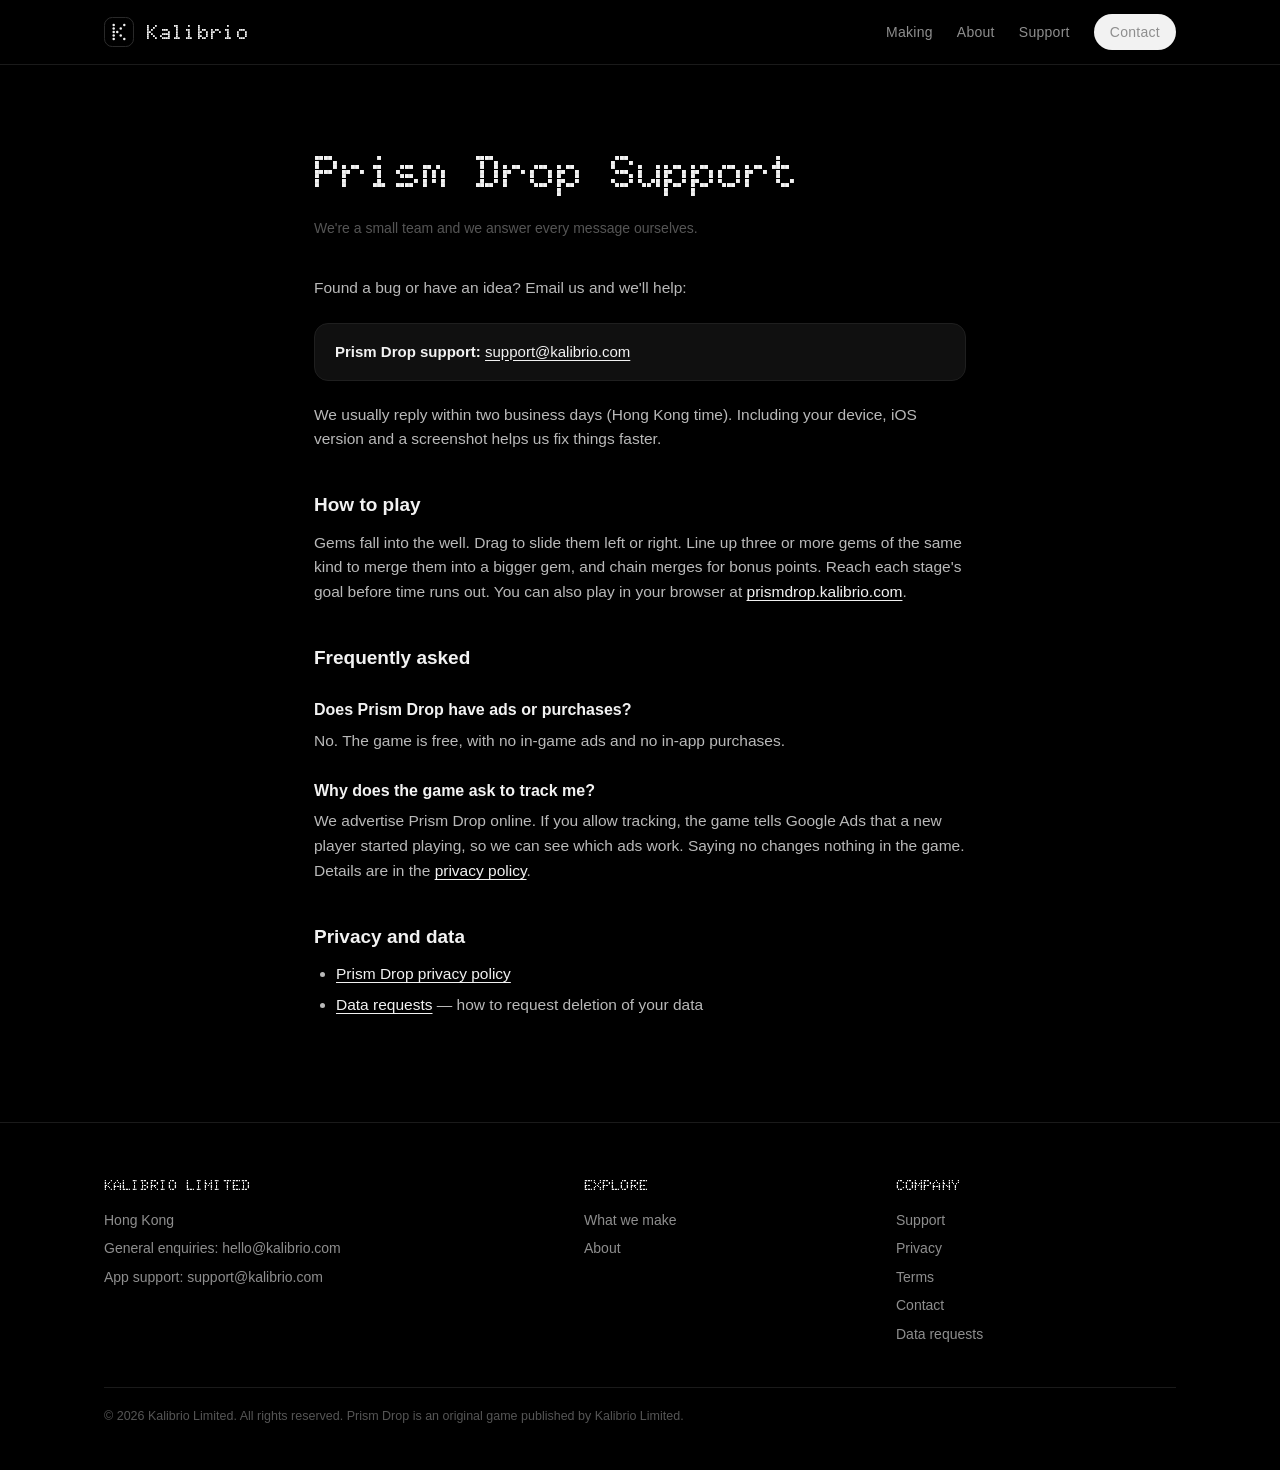
<file: support/prism-drop/index.html>
<!doctype html>
<html lang="en">
<head>
<meta charset="utf-8">
<meta name="viewport" content="width=device-width, initial-scale=1">
<title>Prism Drop Support — Kalibrio Limited</title>
<meta name="description" content="Help and contact for Prism Drop, a puzzle game by Kalibrio Limited.">
<link rel="stylesheet" href="/styles.css">
<link rel="icon" href="/favicon.svg" type="image/svg+xml">
</head>
<body>

<header class="site">
  <div class="wrap nav">
    <a class="brand" href="/" aria-label="Kalibrio home">
      <svg viewBox="0 0 34 34" aria-hidden="true">
        <rect x="0.5" y="0.5" width="33" height="33" rx="9" fill="none" stroke="#333"/>
        <g fill="#F2F2F2">
          <circle cx="11" cy="9" r="1.4"/><circle cx="11" cy="13" r="1.4"/><circle cx="11" cy="17" r="1.4"/><circle cx="11" cy="21" r="1.4"/><circle cx="11" cy="25" r="1.4"/>
          <circle cx="15" cy="17" r="1.4"/>
          <circle cx="19" cy="13" r="1.4"/><circle cx="23" cy="9" r="1.4"/>
          <circle cx="19" cy="21" r="1.4"/><circle cx="23" cy="25" r="1.4"/>
        </g>
      </svg>
      Kalibrio
    </a>
    <nav class="links">
      <a class="navlink" href="/#making">Making</a>
      <a class="navlink" href="/#about">About</a>
      <a class="navlink" href="/support/">Support</a>
      <a class="btn small" href="/contact/">Contact</a>
    </nav>
  </div>
</header>

<main class="prose">
  <h1>Prism Drop Support</h1>
  <p class="updated">We're a small team and we answer every message ourselves.</p>

  <p>Found a bug or have an idea? Email us and we'll help:</p>

  <div class="note">
    <strong>Prism Drop support:</strong> <a href="mailto:support@kalibrio.com?subject=Prism%20Drop%20support">support@kalibrio.com</a>
  </div>

  <p>We usually reply within two business days (Hong Kong time). Including your device, iOS version and a screenshot helps us fix things faster.</p>

  <h2>How to play</h2>
  <p>Gems fall into the well. Drag to slide them left or right. Line up three or more gems of the same kind to merge them into a bigger gem, and chain merges for bonus points. Reach each stage's goal before time runs out. You can also play in your browser at <a href="https://prismdrop.kalibrio.com">prismdrop.kalibrio.com</a>.</p>

  <h2>Frequently asked</h2>
  <h3>Does Prism Drop have ads or purchases?</h3>
  <p>No. The game is free, with no in-game ads and no in-app purchases.</p>
  <h3>Why does the game ask to track me?</h3>
  <p>We advertise Prism Drop online. If you allow tracking, the game tells Google Ads that a new player started playing, so we can see which ads work. Saying no changes nothing in the game. Details are in the <a href="/privacy/prism-drop/">privacy policy</a>.</p>

  <h2>Privacy and data</h2>
  <ul>
    <li><a href="/privacy/prism-drop/">Prism Drop privacy policy</a></li>
    <li><a href="/data-requests/">Data requests</a> — how to request deletion of your data</li>
  </ul>
</main>

<footer class="site">
  <div class="wrap">
    <div class="cols">
      <div>
        <h4>KALIBRIO LIMITED</h4>
        <ul>
          <li>Hong Kong</li>
          <li>General enquiries: <a href="mailto:hello@kalibrio.com">hello@kalibrio.com</a></li>
          <li>App support: <a href="mailto:support@kalibrio.com">support@kalibrio.com</a></li>
        </ul>
      </div>
      <div>
        <h4>EXPLORE</h4>
        <ul>
          <li><a href="/#making">What we make</a></li>
          <li><a href="/#about">About</a></li>
        </ul>
      </div>
      <div>
        <h4>COMPANY</h4>
        <ul>
          <li><a href="/support/">Support</a></li>
          <li><a href="/privacy/">Privacy</a></li>
          <li><a href="/terms/">Terms</a></li>
          <li><a href="/contact/">Contact</a></li>
          <li><a href="/data-requests/">Data requests</a></li>
        </ul>
      </div>
    </div>
    <div class="legal">© 2026 Kalibrio Limited. All rights reserved. Prism Drop is an original game published by Kalibrio Limited.</div>
  </div>
</footer>

</body>
</html>
</file>
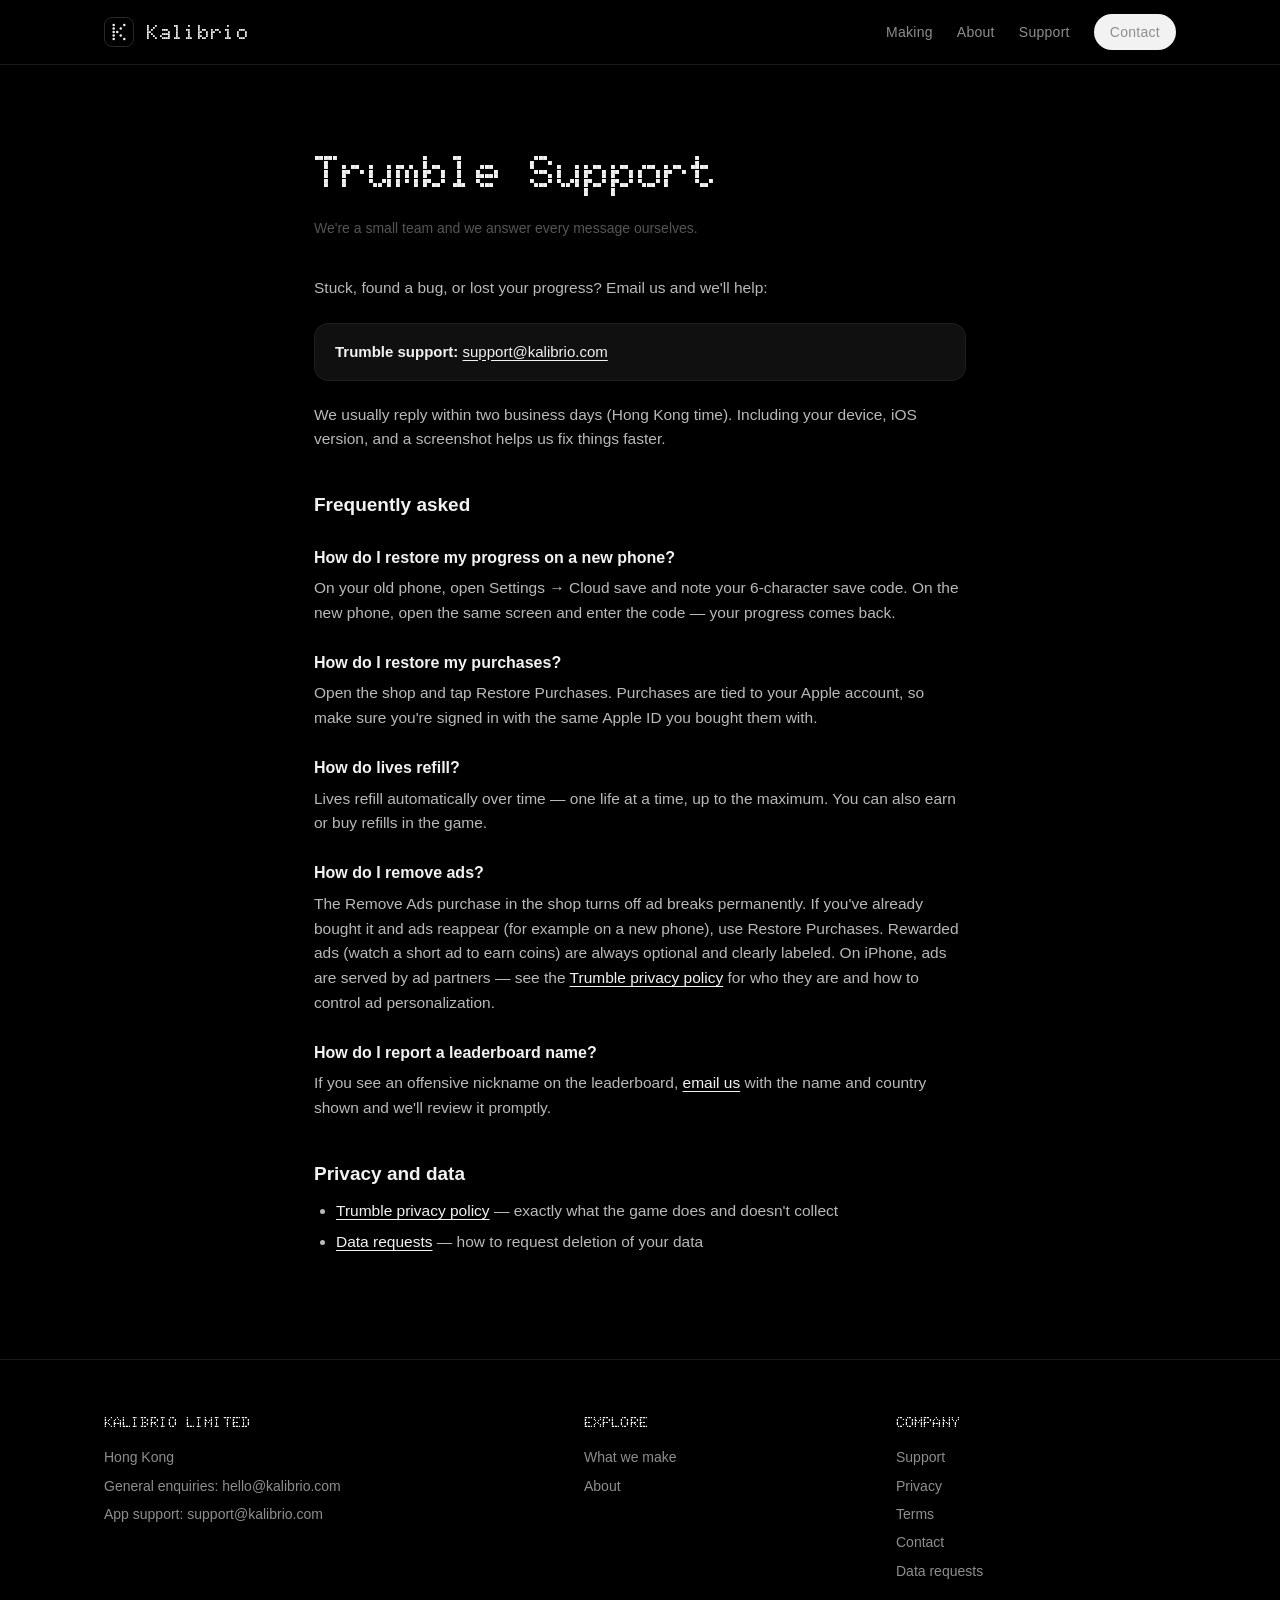
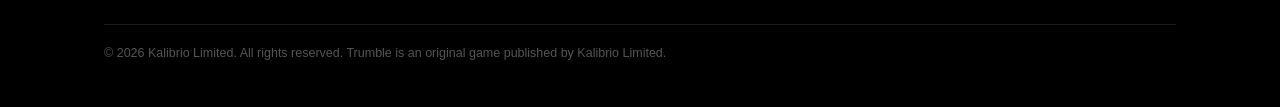
<file: support/trumble/index.html>
<!doctype html>
<html lang="en">
<head>
<meta charset="utf-8">
<meta name="viewport" content="width=device-width, initial-scale=1">
<title>Trumble Support — Kalibrio Limited</title>
<meta name="description" content="Get help with Trumble by Kalibrio Limited — restore progress, restore purchases, lives, ads, and how to reach a real human.">
<link rel="stylesheet" href="/styles.css">
<link rel="icon" href="/favicon.svg" type="image/svg+xml">
</head>
<body>

<header class="site">
  <div class="wrap nav">
    <a class="brand" href="/" aria-label="Kalibrio home">
      <svg viewBox="0 0 34 34" aria-hidden="true">
        <rect x="0.5" y="0.5" width="33" height="33" rx="9" fill="none" stroke="#333"/>
        <g fill="#F2F2F2">
          <circle cx="11" cy="9" r="1.4"/><circle cx="11" cy="13" r="1.4"/><circle cx="11" cy="17" r="1.4"/><circle cx="11" cy="21" r="1.4"/><circle cx="11" cy="25" r="1.4"/>
          <circle cx="15" cy="17" r="1.4"/>
          <circle cx="19" cy="13" r="1.4"/><circle cx="23" cy="9" r="1.4"/>
          <circle cx="19" cy="21" r="1.4"/><circle cx="23" cy="25" r="1.4"/>
        </g>
      </svg>
      Kalibrio
    </a>
    <nav class="links">
      <a class="navlink" href="/#making">Making</a>
      <a class="navlink" href="/#about">About</a>
      <a class="navlink" href="/support/">Support</a>
      <a class="btn small" href="/contact/">Contact</a>
    </nav>
  </div>
</header>

<main class="prose">
  <h1>Trumble Support</h1>
  <p class="updated">We're a small team and we answer every message ourselves.</p>

  <p>Stuck, found a bug, or lost your progress? Email us and we'll help:</p>

  <div class="note">
    <strong>Trumble support:</strong> <a href="mailto:support@kalibrio.com?subject=Trumble%20support">support@kalibrio.com</a>
  </div>

  <p>We usually reply within two business days (Hong Kong time). Including your device, iOS version, and a screenshot helps us fix things faster.</p>

  <h2>Frequently asked</h2>

  <h3>How do I restore my progress on a new phone?</h3>
  <p>On your old phone, open Settings → Cloud save and note your 6-character save code. On the new phone, open the same screen and enter the code — your progress comes back.</p>

  <h3>How do I restore my purchases?</h3>
  <p>Open the shop and tap Restore Purchases. Purchases are tied to your Apple account, so make sure you're signed in with the same Apple ID you bought them with.</p>

  <h3>How do lives refill?</h3>
  <p>Lives refill automatically over time — one life at a time, up to the maximum. You can also earn or buy refills in the game.</p>

  <h3>How do I remove ads?</h3>
  <p>The Remove Ads purchase in the shop turns off ad breaks permanently. If you've already bought it and ads reappear (for example on a new phone), use Restore Purchases. Rewarded ads (watch a short ad to earn coins) are always optional and clearly labeled. On iPhone, ads are served by ad partners — see the <a href="/privacy/trumble/">Trumble privacy policy</a> for who they are and how to control ad personalization.</p>

  <h3>How do I report a leaderboard name?</h3>
  <p>If you see an offensive nickname on the leaderboard, <a href="mailto:support@kalibrio.com?subject=Trumble%20support">email us</a> with the name and country shown and we'll review it promptly.</p>

  <h2>Privacy and data</h2>
  <ul>
    <li><a href="/privacy/trumble/">Trumble privacy policy</a> — exactly what the game does and doesn't collect</li>
    <li><a href="/data-requests/">Data requests</a> — how to request deletion of your data</li>
  </ul>
</main>

<footer class="site">
  <div class="wrap">
    <div class="cols">
      <div>
        <h4>KALIBRIO LIMITED</h4>
        <ul>
          <li>Hong Kong</li>
          <li>General enquiries: <a href="mailto:hello@kalibrio.com">hello@kalibrio.com</a></li>
          <li>App support: <a href="mailto:support@kalibrio.com">support@kalibrio.com</a></li>
        </ul>
      </div>
      <div>
        <h4>EXPLORE</h4>
        <ul>
          <li><a href="/#making">What we make</a></li>
          <li><a href="/#about">About</a></li>
        </ul>
      </div>
      <div>
        <h4>COMPANY</h4>
        <ul>
          <li><a href="/support/">Support</a></li>
          <li><a href="/privacy/">Privacy</a></li>
          <li><a href="/terms/">Terms</a></li>
          <li><a href="/contact/">Contact</a></li>
          <li><a href="/data-requests/">Data requests</a></li>
        </ul>
      </div>
    </div>
    <div class="legal">© 2026 Kalibrio Limited. All rights reserved. Trumble is an original game published by Kalibrio Limited.</div>
  </div>
</footer>

</body>
</html>
</file>
<file: styles.css>
/* Kalibrio — black & white, dot-matrix design */
@font-face {
  font-family: 'Doto';
  src: url('/assets/fonts/doto.woff2') format('woff2');
  font-weight: 100 900;
  font-display: swap;
}

:root {
  --bg: #000000;
  --card: #101010;
  --card-line: #1F1F1F;
  --ink: #F2F2F2;
  --muted: #8E8E8E;
  --faint: #555555;
  --line: #1A1A1A;
  --radius: 18px;
  --font: "Helvetica Neue", Helvetica, Arial, "Segoe UI", system-ui, sans-serif;
  --dot-font: 'Doto', "Helvetica Neue", system-ui, sans-serif;
}

* { margin: 0; padding: 0; box-sizing: border-box; }
html { scroll-behavior: smooth; }
body {
  font-family: var(--font);
  background: var(--bg);
  color: var(--ink);
  line-height: 1.6;
  font-size: 16px;
  -webkit-font-smoothing: antialiased;
}
img { max-width: 100%; display: block; }
a { color: var(--ink); text-decoration: none; }
a:hover { text-decoration: underline; }
::selection { background: #FFFFFF; color: #000000; }

.wrap { max-width: 1120px; margin: 0 auto; padding: 0 24px; }

/* ---------- Nav ---------- */
header.site {
  position: sticky; top: 0; z-index: 50;
  background: rgba(0, 0, 0, 0.85);
  backdrop-filter: blur(10px);
  border-bottom: 1px solid var(--line);
}
.nav { display: flex; align-items: center; gap: 28px; height: 64px; }
.brand {
  display: flex; align-items: center; gap: 12px;
  font-family: var(--dot-font); font-weight: 900; font-size: 20px;
  letter-spacing: 0.04em; color: var(--ink);
}
.brand:hover { text-decoration: none; }
.brand svg { width: 30px; height: 30px; flex: none; }
.nav .links { display: flex; gap: 24px; margin-left: auto; align-items: center; }
.nav .links a { color: var(--muted); font-size: 14px; letter-spacing: 0.02em; }
.nav .links a:hover { color: var(--ink); text-decoration: none; }
.btn {
  display: inline-block; font-size: 14px; font-weight: 500;
  padding: 9px 20px; border-radius: 999px;
  background: var(--ink); color: #000;
  transition: opacity 0.15s ease;
}
.btn:hover { opacity: 0.8; color: #000; text-decoration: none; }
.btn.ghost { background: transparent; color: var(--ink); border: 1px solid #333; }
.btn.small { padding: 7px 16px; font-size: 13px; }

/* ---------- Hero ---------- */
.hero { position: relative; padding: 40px 0 24px; text-align: center; }
.hero .stage { position: relative; height: 380px; }
.hero canvas { position: absolute; inset: 0; width: 100%; height: 100%; }
.hero h1.fallback {
  font-family: var(--dot-font); font-weight: 900;
  font-size: clamp(44px, 8vw, 96px); line-height: 1.1; letter-spacing: 0.02em;
  padding-top: 100px;
  display: none;
}
.no-js .hero h1.fallback { display: block; }
.no-js .hero canvas { display: none; }
.hero p.lead {
  color: var(--muted); font-size: clamp(16px, 2vw, 19px);
  max-width: 36em; margin: 0 auto 30px;
}
.hero .cta { display: flex; gap: 14px; justify-content: center; flex-wrap: wrap; }

/* ---------- Sections ---------- */
section { padding: 64px 0; }
.kicker {
  font-family: var(--dot-font); font-weight: 900;
  font-size: 13px; letter-spacing: 0.28em; text-transform: uppercase;
  color: var(--faint);
}
h2.title {
  font-family: var(--dot-font); font-weight: 900;
  font-size: clamp(28px, 4.5vw, 44px); letter-spacing: 0.02em;
  margin: 10px 0 12px;
}
.sub { color: var(--muted); max-width: 42em; }

/* ---------- Category cards ---------- */
.grid { display: grid; gap: 18px; margin-top: 40px; }
.grid.cols-4 { grid-template-columns: repeat(4, 1fr); }
.grid.cols-2 { grid-template-columns: repeat(2, 1fr); }
.card {
  background: var(--card); border: 1px solid var(--card-line);
  border-radius: var(--radius); padding: 28px 26px 30px;
  display: flex; flex-direction: column; gap: 6px;
  min-height: 300px;
  transition: border-color 0.2s ease;
}
.card:hover { border-color: #3A3A3A; }
.card h3 { font-size: 18px; font-weight: 600; letter-spacing: 0.01em; }
.card p.desc { color: var(--muted); font-size: 14.5px; }
.card .doticon { flex: 1; min-height: 130px; margin-top: 22px; position: relative; }
.doticon canvas { position: absolute; inset: 0; width: 100%; height: 100%; }
.doticon.live {
  -webkit-mask-image: none !important; mask-image: none !important;
  background: none !important; animation: none;
}

/* dotted icons: dot grid revealed through an SVG mask */
.doticon {
  background-image: radial-gradient(circle, #EDEDED 1.3px, transparent 1.45px);
  background-size: 9px 9px;
  -webkit-mask-repeat: no-repeat; mask-repeat: no-repeat;
  -webkit-mask-position: center; mask-position: center;
  -webkit-mask-size: contain; mask-size: contain;
  animation: dotpulse 6s ease-in-out infinite;
}
@keyframes dotpulse { 0%, 100% { opacity: 0.9; } 50% { opacity: 0.55; } }
.card:nth-child(2) .doticon { animation-delay: 1.5s; }
.card:nth-child(3) .doticon { animation-delay: 3s; }
.card:nth-child(4) .doticon { animation-delay: 4.5s; }
@media (prefers-reduced-motion: reduce) { .doticon { animation: none; } }

.doticon.game { -webkit-mask-image: url("data:image/svg+xml,%3Csvg xmlns='http://www.w3.org/2000/svg' width='120' height='120' viewBox='0 0 120 120'%3E%3Crect x='12' y='12' width='45' height='45' rx='10'/%3E%3Crect x='63' y='12' width='45' height='45' rx='10'/%3E%3Crect x='12' y='63' width='45' height='45' rx='10'/%3E%3C/svg%3E"); mask-image: url("data:image/svg+xml,%3Csvg xmlns='http://www.w3.org/2000/svg' width='120' height='120' viewBox='0 0 120 120'%3E%3Crect x='12' y='12' width='45' height='45' rx='10'/%3E%3Crect x='63' y='12' width='45' height='45' rx='10'/%3E%3Crect x='12' y='63' width='45' height='45' rx='10'/%3E%3C/svg%3E"); }
.doticon.book { -webkit-mask-image: url("data:image/svg+xml,%3Csvg xmlns='http://www.w3.org/2000/svg' width='120' height='120' viewBox='0 0 120 120'%3E%3Cpath d='M60 24 C50 15 30 14 18 18 V100 C30 96 50 97 60 106 C70 97 90 96 102 100 V18 C90 14 70 15 60 24 Z'/%3E%3C/svg%3E"); mask-image: url("data:image/svg+xml,%3Csvg xmlns='http://www.w3.org/2000/svg' width='120' height='120' viewBox='0 0 120 120'%3E%3Cpath d='M60 24 C50 15 30 14 18 18 V100 C30 96 50 97 60 106 C70 97 90 96 102 100 V18 C90 14 70 15 60 24 Z'/%3E%3C/svg%3E"); }
.doticon.music { -webkit-mask-image: url("data:image/svg+xml,%3Csvg xmlns='http://www.w3.org/2000/svg' width='120' height='120' viewBox='0 0 120 120'%3E%3Cpath d='M48 88 V26 L96 16 V78' stroke='%23000' stroke-width='14' fill='none' stroke-linecap='round' stroke-linejoin='round'/%3E%3Cellipse cx='36' cy='90' rx='16' ry='13'/%3E%3Cellipse cx='84' cy='80' rx='16' ry='13'/%3E%3C/svg%3E"); mask-image: url("data:image/svg+xml,%3Csvg xmlns='http://www.w3.org/2000/svg' width='120' height='120' viewBox='0 0 120 120'%3E%3Cpath d='M48 88 V26 L96 16 V78' stroke='%23000' stroke-width='14' fill='none' stroke-linecap='round' stroke-linejoin='round'/%3E%3Cellipse cx='36' cy='90' rx='16' ry='13'/%3E%3Cellipse cx='84' cy='80' rx='16' ry='13'/%3E%3C/svg%3E"); }
.doticon.tv { -webkit-mask-image: url("data:image/svg+xml,%3Csvg xmlns='http://www.w3.org/2000/svg' width='120' height='120' viewBox='0 0 120 120'%3E%3Crect x='10' y='24' width='100' height='64' rx='12'/%3E%3Crect x='38' y='98' width='44' height='10' rx='5'/%3E%3C/svg%3E"); mask-image: url("data:image/svg+xml,%3Csvg xmlns='http://www.w3.org/2000/svg' width='120' height='120' viewBox='0 0 120 120'%3E%3Crect x='10' y='24' width='100' height='64' rx='12'/%3E%3Crect x='38' y='98' width='44' height='10' rx='5'/%3E%3C/svg%3E"); }

/* ---------- Principles ---------- */
.principles { border-top: 1px solid var(--line); border-bottom: 1px solid var(--line); }
.principles .grid { margin-top: 30px; }
.grid.cols-3 { grid-template-columns: repeat(3, 1fr); }
.principle h3 { font-size: 16px; font-weight: 600; margin-bottom: 6px; }
.principle p { color: var(--muted); font-size: 14.5px; }

/* ---------- Prose pages ---------- */
.prose { max-width: 700px; margin: 0 auto; padding: 72px 24px 88px; }
.prose h1 {
  font-family: var(--dot-font); font-weight: 900;
  font-size: clamp(30px, 5vw, 44px); letter-spacing: 0.02em; margin-bottom: 10px;
}
.prose .updated { color: var(--faint); font-size: 14px; margin-bottom: 36px; }
.prose h2 { font-size: 19px; font-weight: 600; margin: 38px 0 10px; }
.prose h3 { font-size: 16px; font-weight: 600; margin: 24px 0 6px; }
.prose p, .prose li { color: #B9B9B9; font-size: 15.5px; }
.prose ul, .prose ol { padding-left: 22px; margin: 10px 0 16px; }
.prose li { margin: 6px 0; }
.prose a { color: var(--ink); text-decoration: underline; text-underline-offset: 3px; }
.prose code { font-family: ui-monospace, Menlo, monospace; font-size: 14px; color: var(--ink); }
.prose .note {
  background: var(--card); border: 1px solid var(--card-line);
  border-radius: 14px; padding: 16px 20px; font-size: 15px; margin: 22px 0;
}

/* ---------- Footer ---------- */
footer.site {
  border-top: 1px solid var(--line);
  padding: 52px 0 44px;
  font-size: 14px; color: var(--muted);
}
footer.site .cols { display: grid; grid-template-columns: 1.6fr 1fr 1fr; gap: 32px; }
footer.site h4 {
  font-family: var(--dot-font); font-weight: 900;
  color: var(--ink); font-size: 14px; letter-spacing: 0.08em; margin-bottom: 12px;
}
footer.site ul { list-style: none; }
footer.site li { margin: 6px 0; }
footer.site a { color: var(--muted); }
footer.site a:hover { color: var(--ink); }
footer.site .legal {
  margin-top: 36px; padding-top: 18px; border-top: 1px solid var(--line);
  font-size: 12.5px; color: var(--faint);
}

/* ---------- Responsive ---------- */
@media (max-width: 960px) {
  .grid.cols-4 { grid-template-columns: repeat(2, 1fr); }
}
@media (max-width: 640px) {
  .hero .stage { height: 220px; }
  .grid.cols-4, .grid.cols-3, .grid.cols-2 { grid-template-columns: 1fr; }
  .card { min-height: 240px; }
  footer.site .cols { grid-template-columns: 1fr; }
  .nav .links a.navlink { display: none; }
}

/* AI section cards: text-only */
.card.ai { min-height: 0; }
#ai .grid.cols-2 { margin-top: 18px; }
</file>
